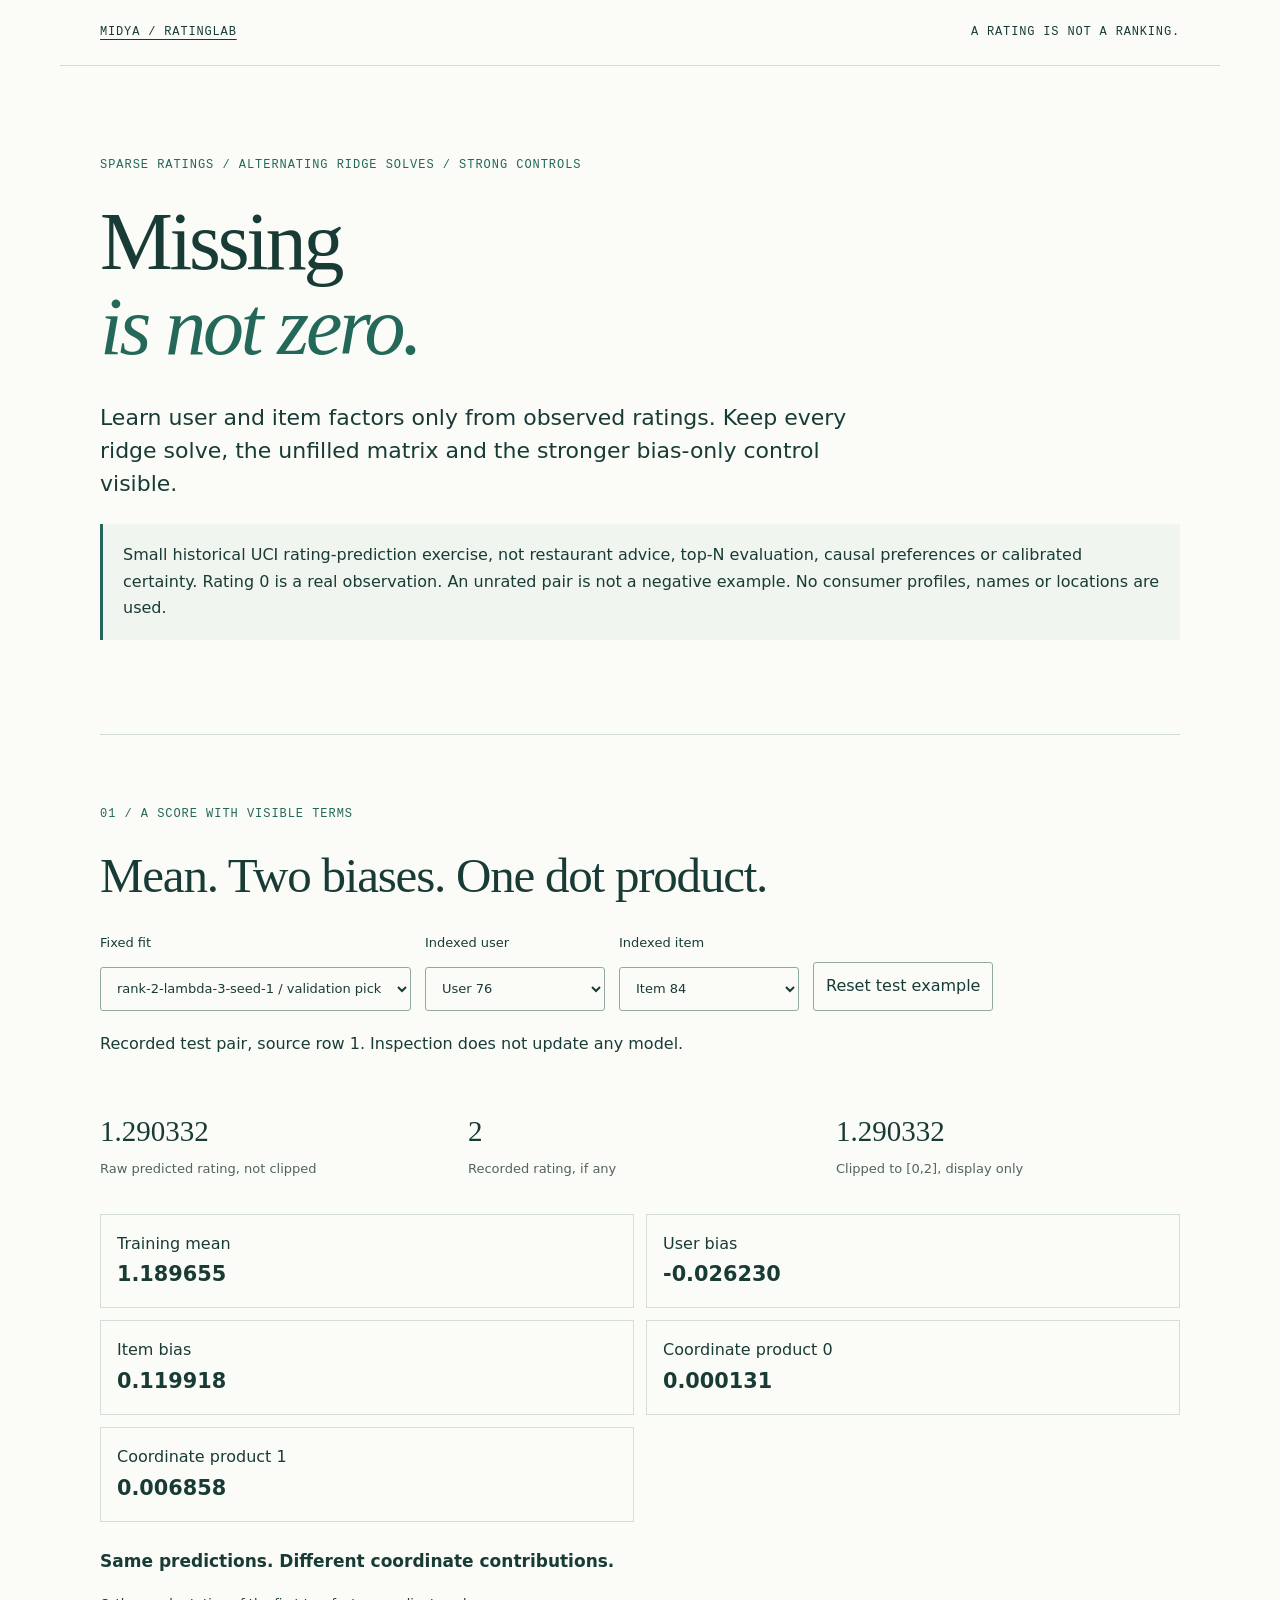
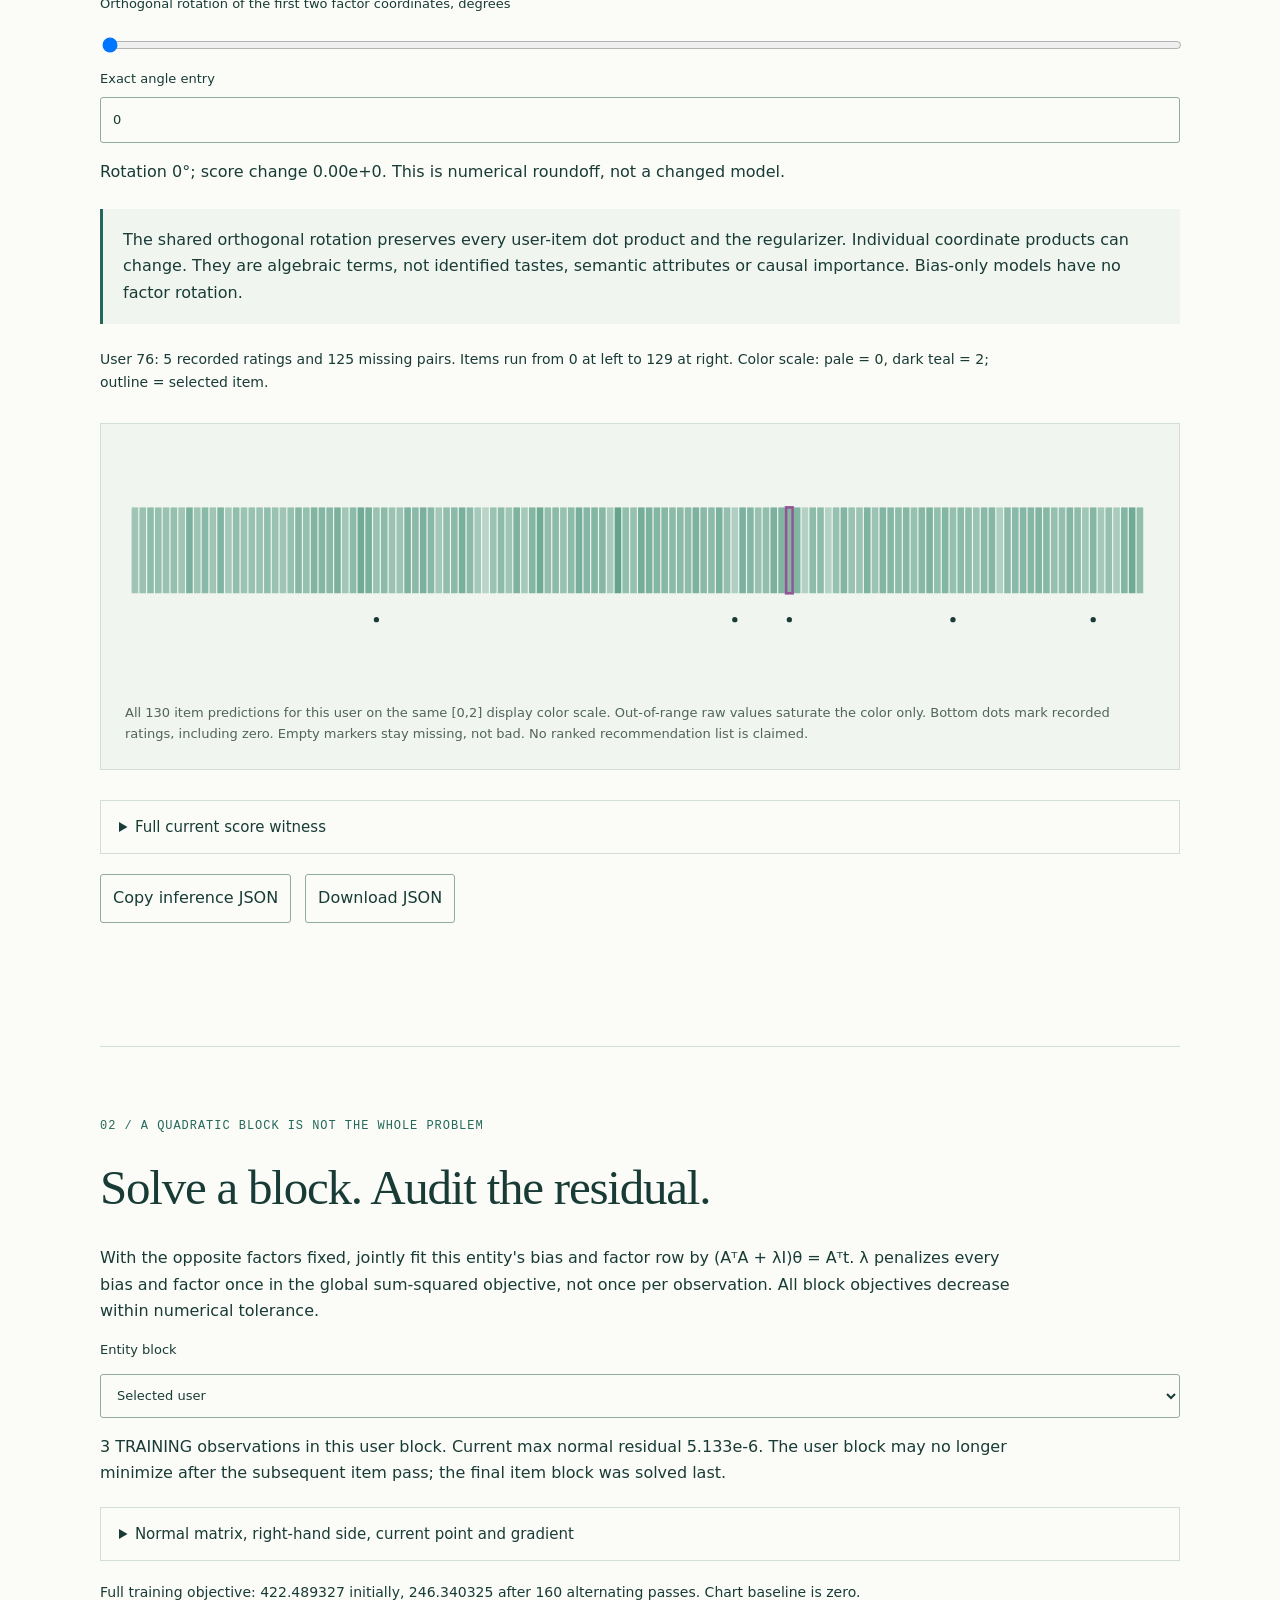
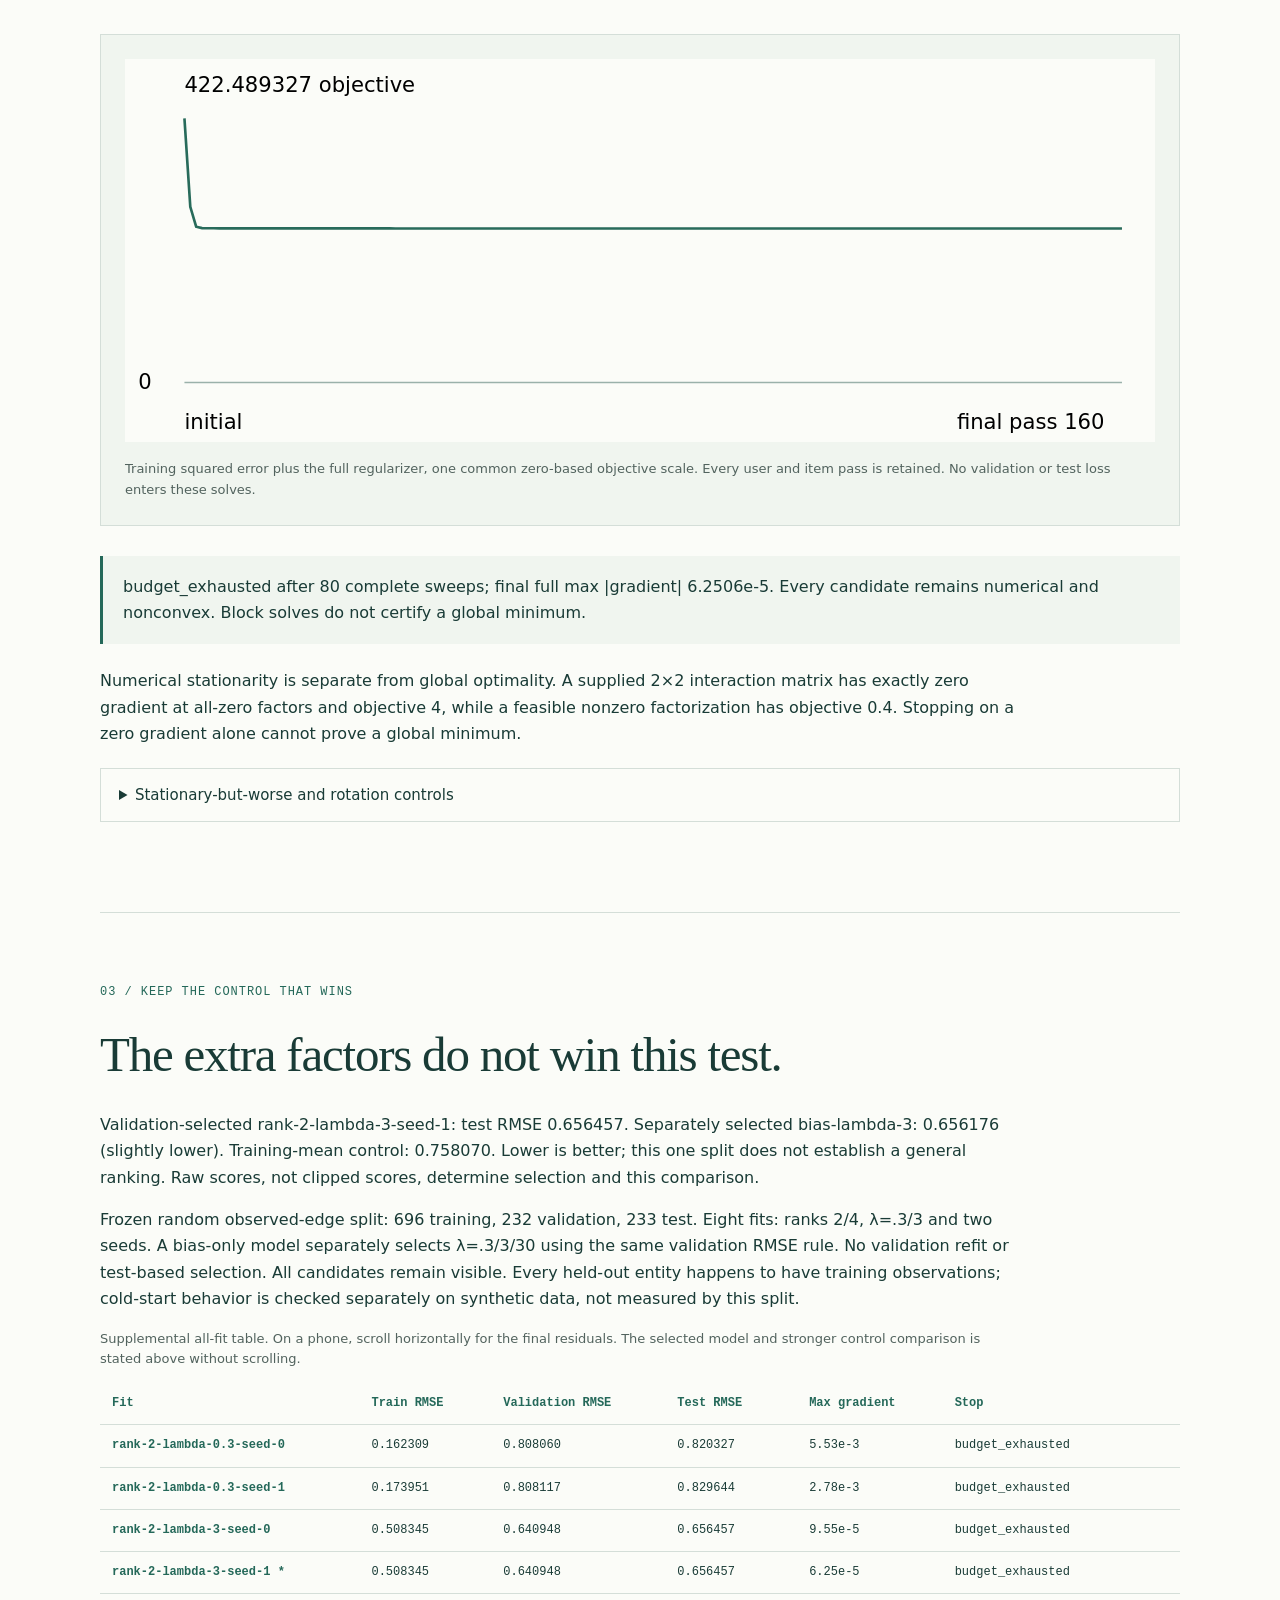
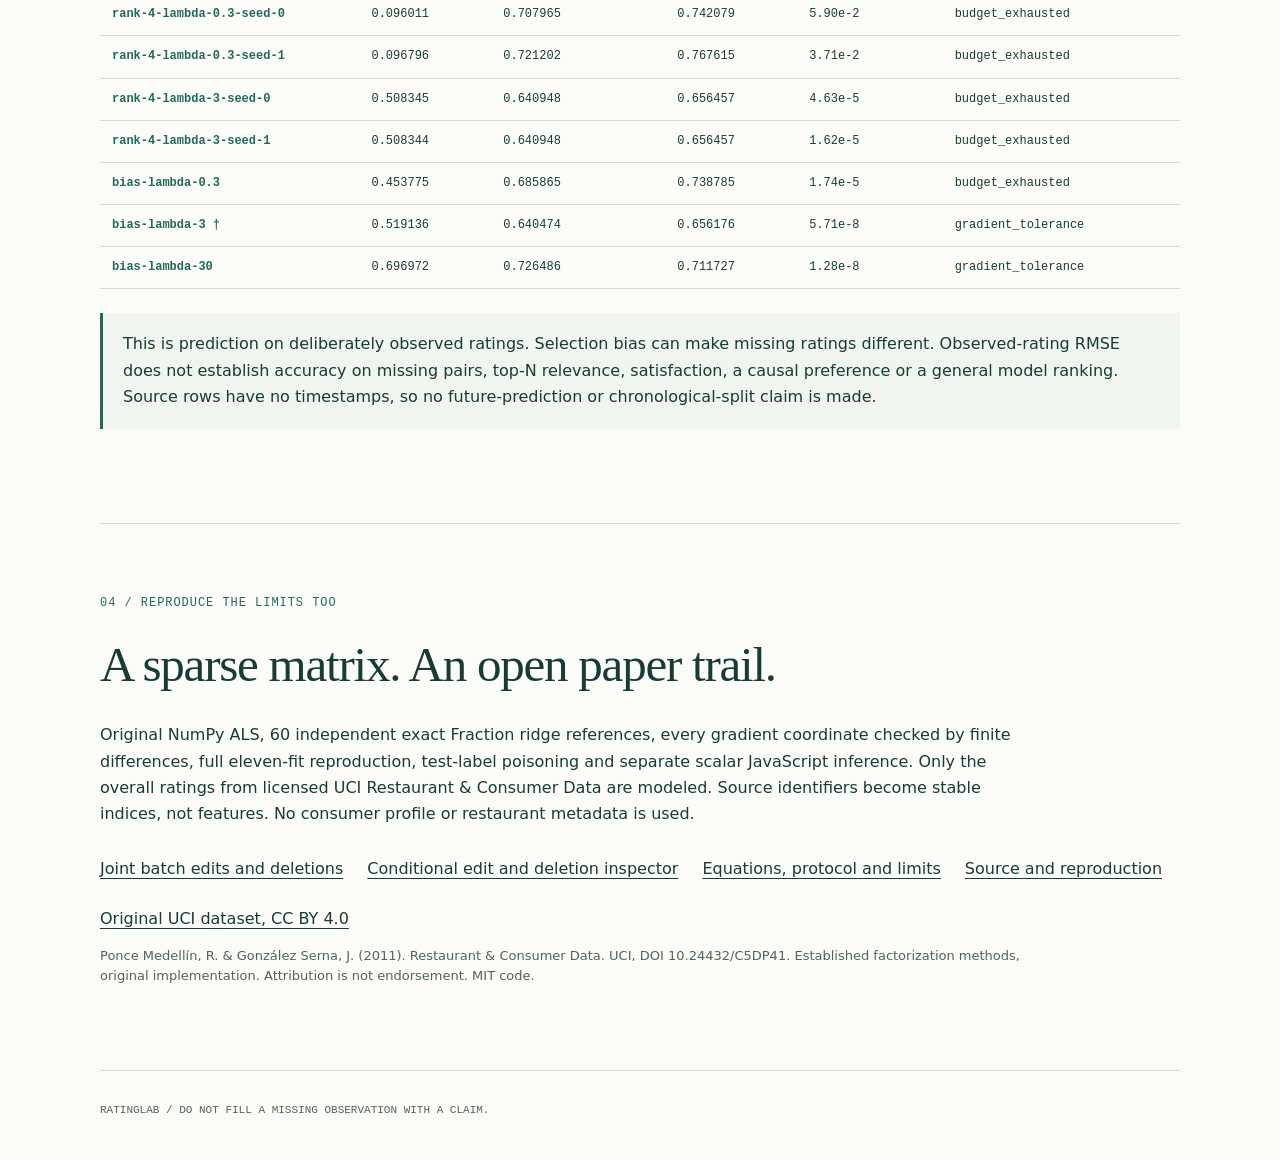
<file: docs/index.html>
<!doctype html><html lang="en"><head><meta charset="utf-8"><meta name="viewport" content="width=device-width,initial-scale=1"><meta name="description" content="Observed-only explicit-rating factorization with exact ridge subproblems, visible residuals and a bias-only model that wins."><title>RatingLab - Missing is not zero.</title><link rel="stylesheet" href="style.css"></head><body><header><a href="https://github.com/midya8/ratinglab">MIDYA / RATINGLAB</a><span>A RATING IS NOT A RANKING.</span></header><main><section class="hero"><p class="eyebrow">SPARSE RATINGS / ALTERNATING RIDGE SOLVES / STRONG CONTROLS</p><h1>Missing<br><em>is not zero.</em></h1><p class="lede">Learn user and item factors only from observed ratings. Keep every ridge solve, the unfilled matrix and the stronger bias-only control visible.</p><aside>Small historical UCI rating-prediction exercise, not restaurant advice, top-N evaluation, causal preferences or calibrated certainty. Rating 0 is a real observation. An unrated pair is not a negative example. No consumer profiles, names or locations are used.</aside></section>
<section><p class="eyebrow">01 / A SCORE WITH VISIBLE TERMS</p><h2>Mean. Two biases. One dot product.</h2><div class="controls"><label>Fixed fit<select id="model"></select></label><label>Indexed user<select id="user"></select></label><label>Indexed item<select id="item"></select></label><button id="reset">Reset test example</button></div><p id="pair-state"></p><div class="stats"><div><strong id="score"></strong><span>Raw predicted rating, not clipped</span></div><div><strong id="observed"></strong><span>Recorded rating, if any</span></div><div><strong id="range"></strong><span>Clipped to [0,2], display only</span></div></div><div id="terms" class="terms"></div><p id="error" role="alert"></p><h3>Same predictions. Different coordinate contributions.</h3><label>Orthogonal rotation of the first two factor coordinates, degrees<input id="rotation" type="range" min="0" max="90" step="1" value="0"></label><label>Exact angle entry<input id="angle" type="number" min="0" max="90" step="1" value="0"></label><p id="rotation-state"></p><aside>The shared orthogonal rotation preserves every user-item dot product and the regularizer. Individual coordinate products can change. They are algebraic terms, not identified tastes, semantic attributes or causal importance. Bias-only models have no factor rotation.</aside><p id="row-summary" class="chart-summary"></p><figure><svg id="row" viewBox="0 0 780 180" role="img" aria-label="Selected user's 130 item scores and observed rating markers"></svg><figcaption>All 130 item predictions for this user on the same [0,2] display color scale. Out-of-range raw values saturate the color only. Bottom dots mark recorded ratings, including zero. Empty markers stay missing, not bad. No ranked recommendation list is claimed.</figcaption></figure><details><summary>Full current score witness</summary><pre id="witness"></pre></details><div class="controls"><button id="copy">Copy inference JSON</button><button id="download">Download JSON</button></div><p id="copy-status" aria-live="polite"></p></section>
<section><p class="eyebrow">02 / A QUADRATIC BLOCK IS NOT THE WHOLE PROBLEM</p><h2>Solve a block. Audit the residual.</h2><p>With the opposite factors fixed, jointly fit this entity's bias and factor row by (AᵀA + λI)θ = Aᵀt. λ penalizes every bias and factor once in the global sum-squared objective, not once per observation. All block objectives decrease within numerical tolerance.</p><label>Entity block<select id="side"><option value="user">Selected user</option><option value="item">Selected item</option></select></label><p id="normal-state"></p><details><summary>Normal matrix, right-hand side, current point and gradient</summary><pre id="normal"></pre></details><p id="history-summary" class="chart-summary"></p><figure><svg id="history" viewBox="0 0 780 290" role="img" aria-label="Full training objective after every user and item pass"></svg><figcaption>Training squared error plus the full regularizer, one common zero-based objective scale. Every user and item pass is retained. No validation or test loss enters these solves.</figcaption></figure><aside id="status"></aside><p>Numerical stationarity is separate from global optimality. A supplied 2×2 interaction matrix has exactly zero gradient at all-zero factors and objective 4, while a feasible nonzero factorization has objective 0.4. Stopping on a zero gradient alone cannot prove a global minimum.</p><details><summary>Stationary-but-worse and rotation controls</summary><pre id="controls"></pre></details></section>
<section><p class="eyebrow">03 / KEEP THE CONTROL THAT WINS</p><h2>The extra factors do not win this test.</h2><p id="comparison"></p><p>Frozen random observed-edge split: 696 training, 232 validation, 233 test. Eight fits: ranks 2/4, λ=.3/3 and two seeds. A bias-only model separately selects λ=.3/3/30 using the same validation RMSE rule. No validation refit or test-based selection. All candidates remain visible. Every held-out entity happens to have training observations; cold-start behavior is checked separately on synthetic data, not measured by this split.</p><p class="caption">Supplemental all-fit table. On a phone, scroll horizontally for the final residuals. The selected model and stronger control comparison is stated above without scrolling.</p><div class="table-wrap" tabindex="0" role="region" aria-label="All eleven fits, horizontally scrollable"><table><thead><tr><th>Fit</th><th>Train RMSE</th><th>Validation RMSE</th><th>Test RMSE</th><th>Max gradient</th><th>Stop</th></tr></thead><tbody id="results"></tbody></table></div><aside>This is prediction on deliberately observed ratings. Selection bias can make missing ratings different. Observed-rating RMSE does not establish accuracy on missing pairs, top-N relevance, satisfaction, a causal preference or a general model ranking. Source rows have no timestamps, so no future-prediction or chronological-split claim is made.</aside></section>
<section><p class="eyebrow">04 / REPRODUCE THE LIMITS TOO</p><h2>A sparse matrix. An open paper trail.</h2><p>Original NumPy ALS, 60 independent exact Fraction ridge references, every gradient coordinate checked by finite differences, full eleven-fit reproduction, test-label poisoning and separate scalar JavaScript inference. Only the overall ratings from licensed UCI Restaurant & Consumer Data are modeled. Source identifiers become stable indices, not features. No consumer profile or restaurant metadata is used.</p><nav><a href="batch.html">Joint batch edits and deletions</a><a href="influence.html">Conditional edit and deletion inspector</a><a href="https://github.com/midya8/ratinglab/blob/main/METHOD.md">Equations, protocol and limits</a><a href="https://github.com/midya8/ratinglab">Source and reproduction</a><a href="https://archive.ics.uci.edu/dataset/232/restaurant+consumer+data">Original UCI dataset, CC BY 4.0</a></nav><p class="caption">Ponce Medellín, R. & González Serna, J. (2011). Restaurant & Consumer Data. UCI, DOI 10.24432/C5DP41. Established factorization methods, original implementation. Attribution is not endorsement. MIT code.</p></section></main><footer>RATINGLAB / DO NOT FILL A MISSING OBSERVATION WITH A CLAIM.</footer><script src="data.js"></script><script src="inference.js"></script><script src="app.js"></script></body></html>
</file>
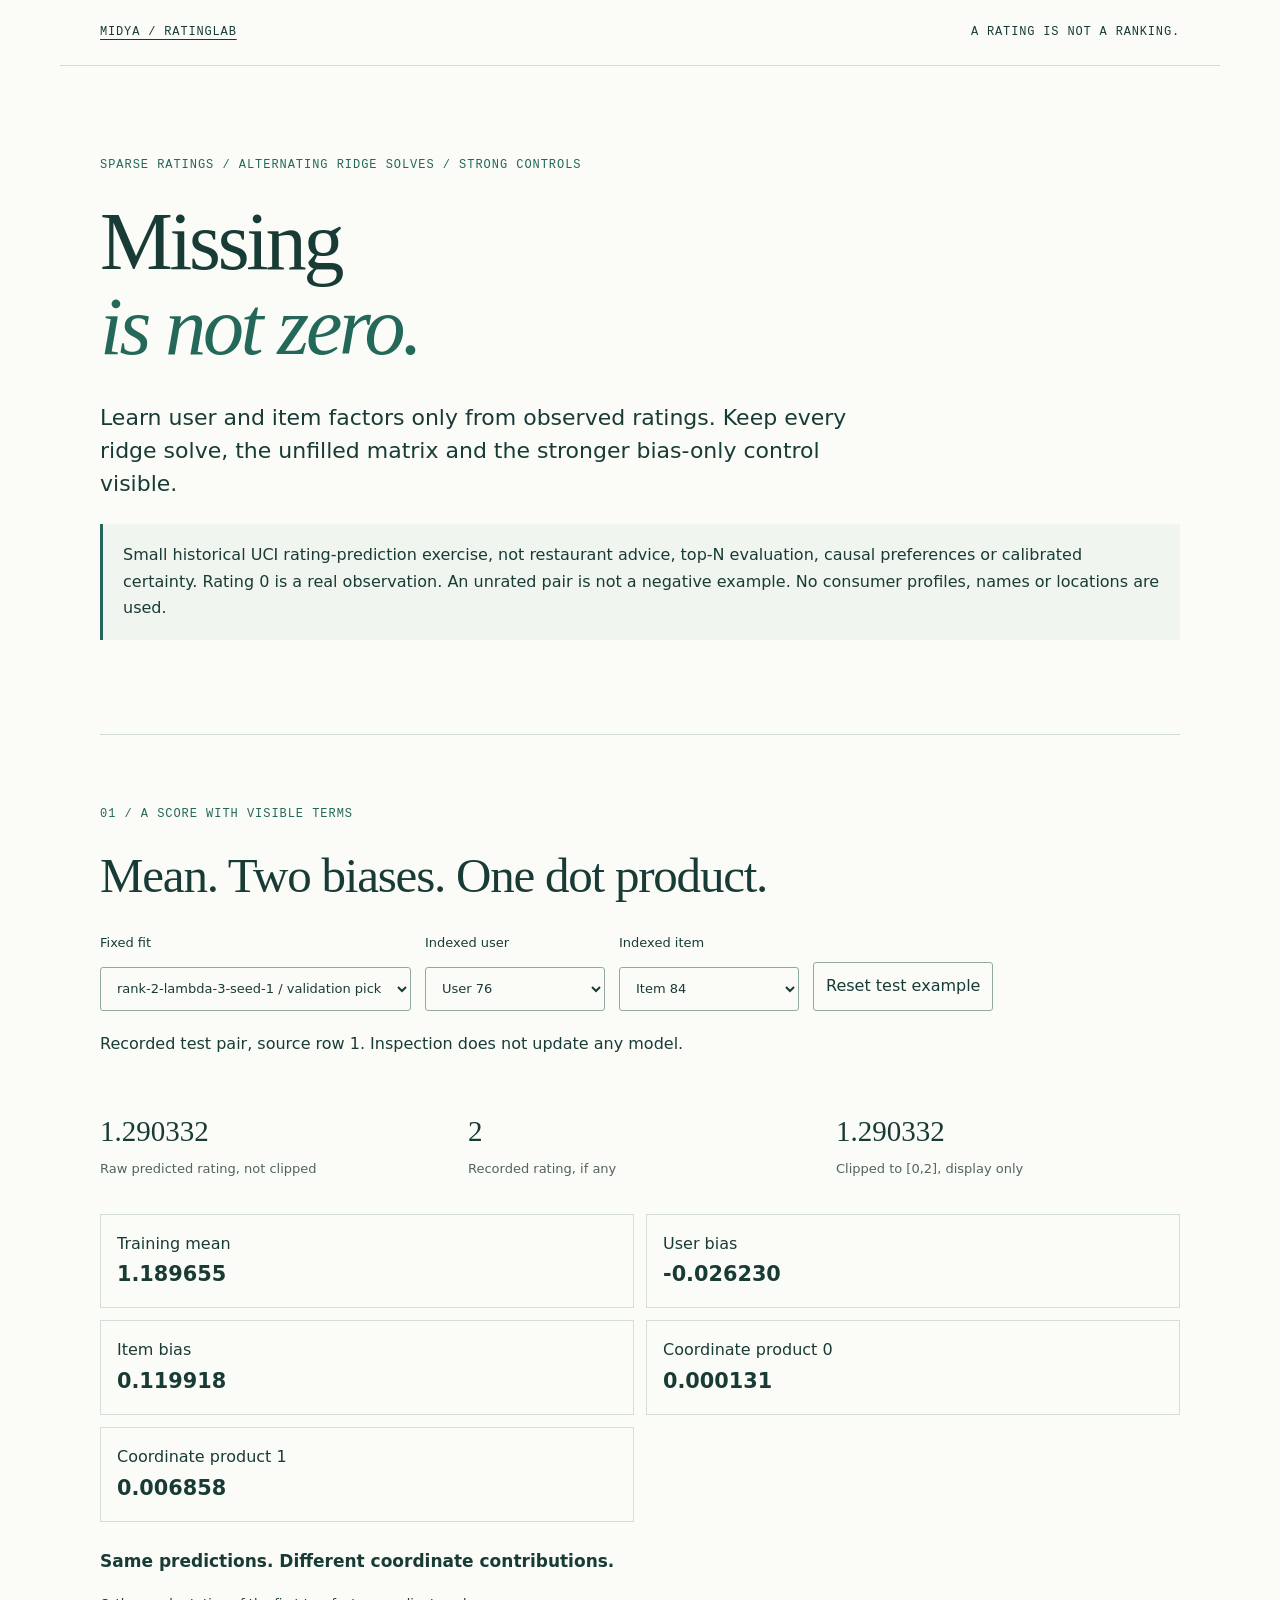
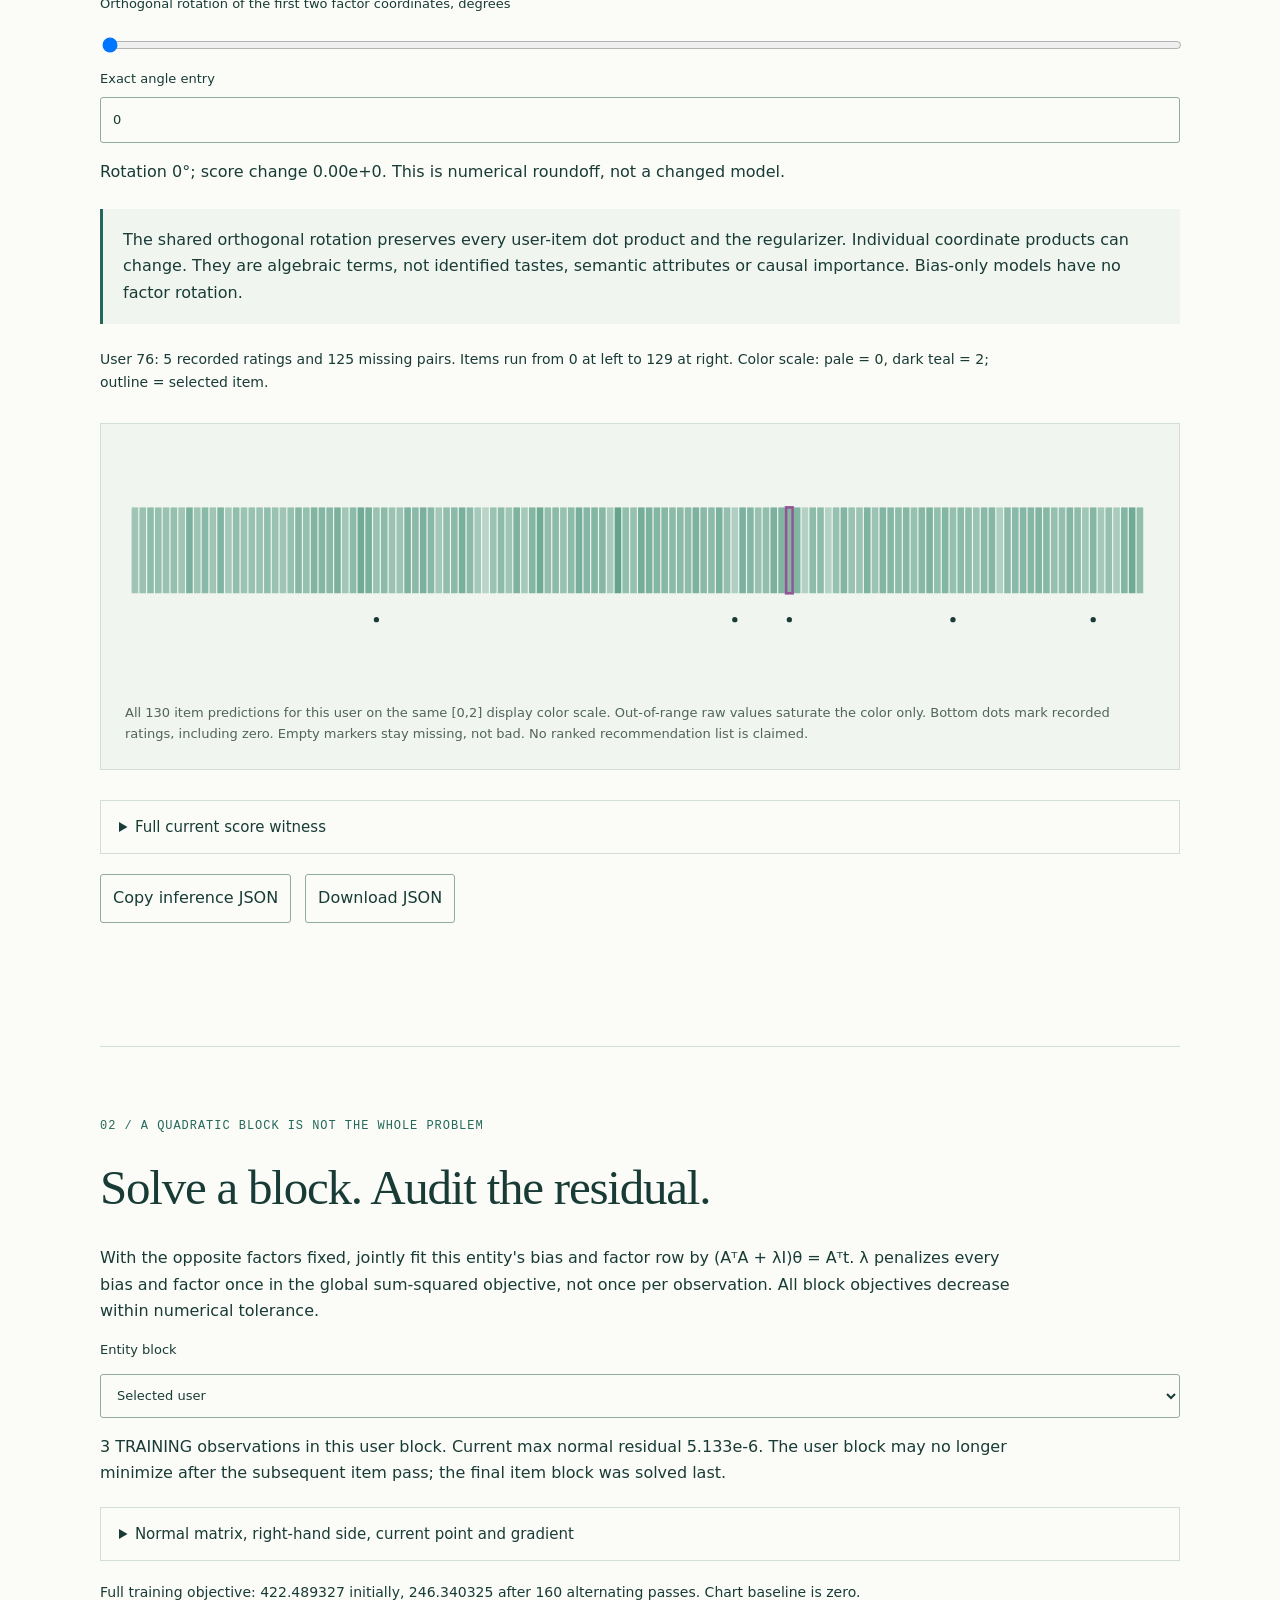
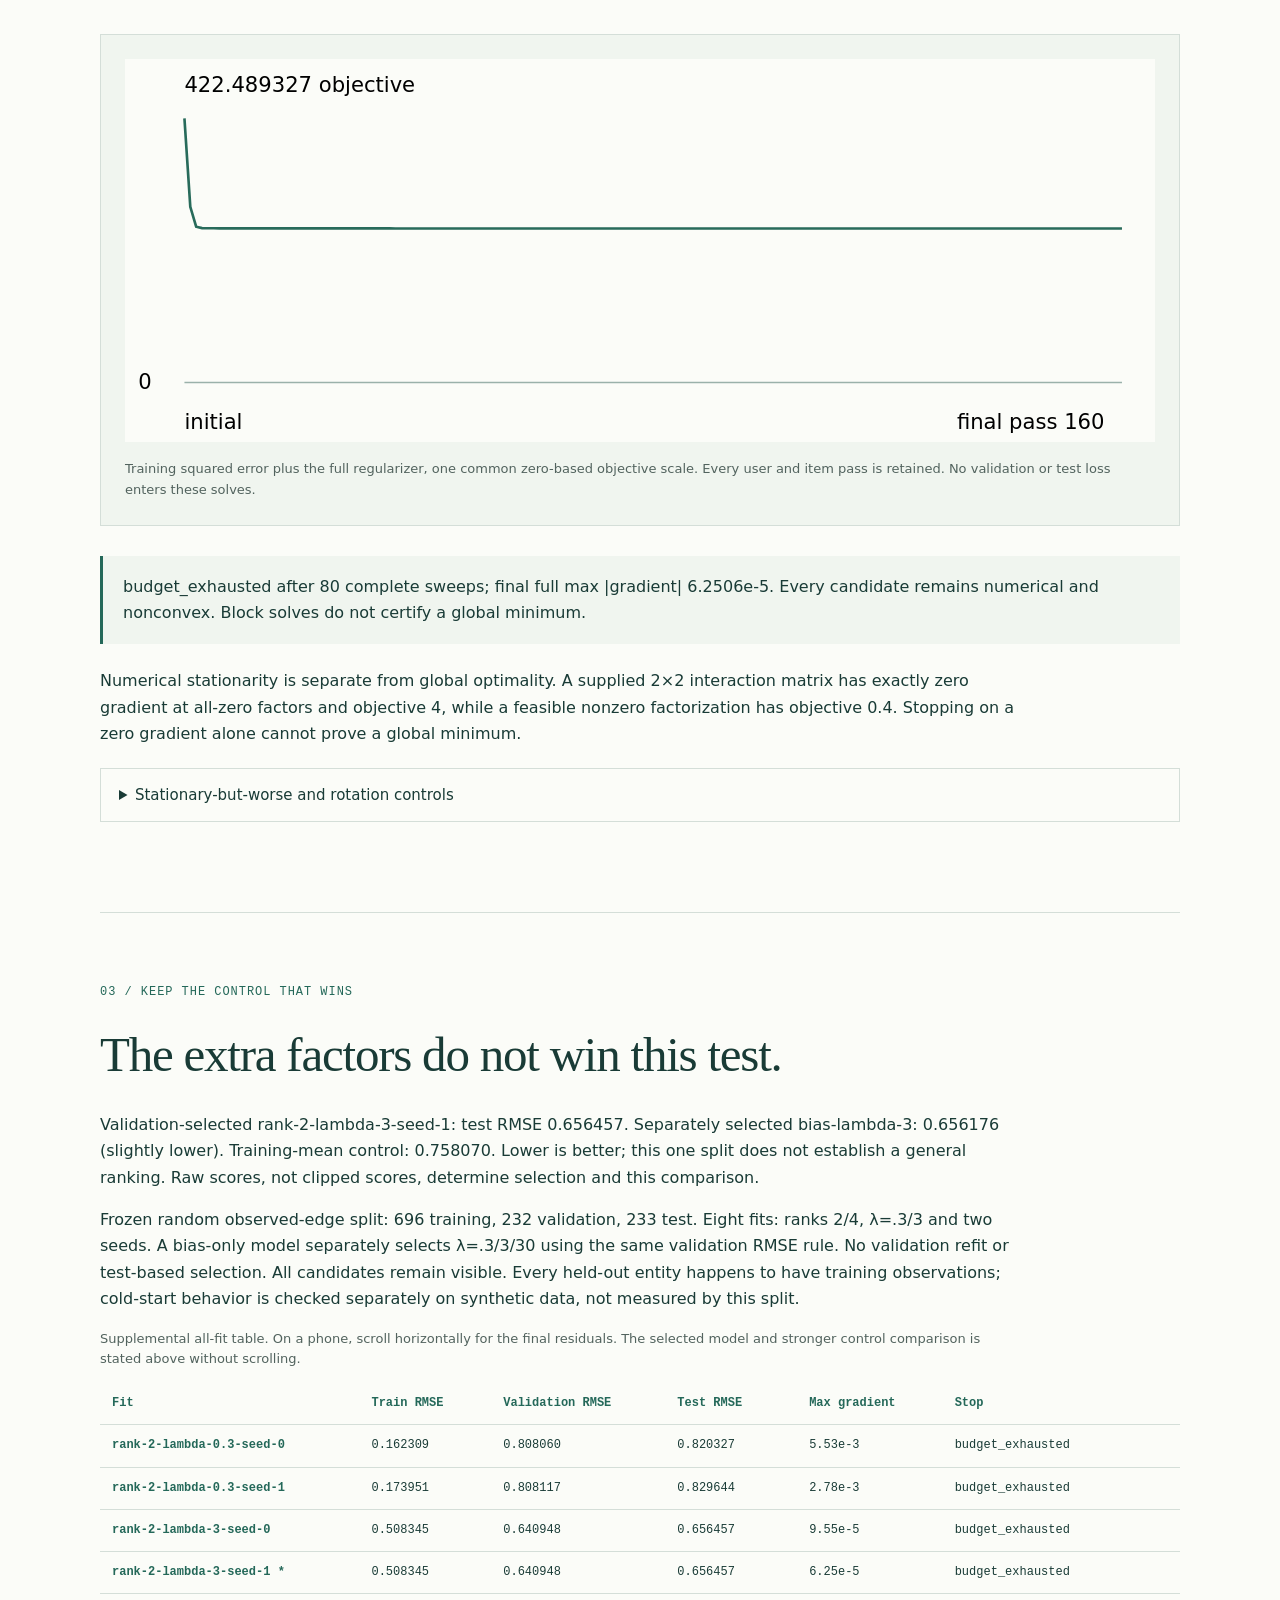
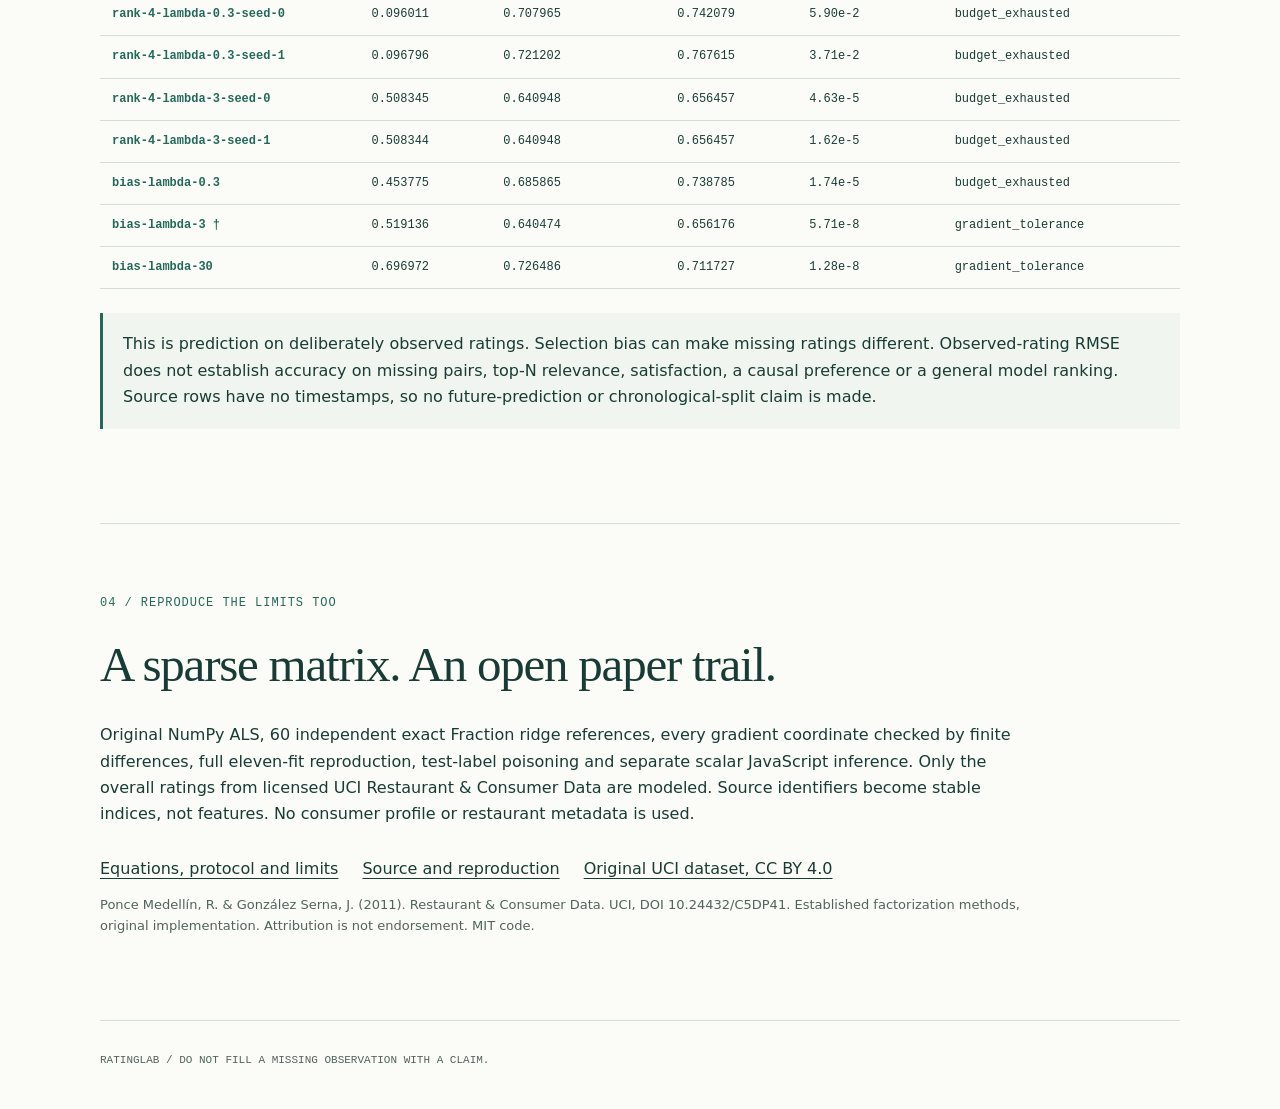
<file: docs/27-index.html>
<!doctype html><html lang="en"><head><meta charset="utf-8"><meta name="viewport" content="width=device-width,initial-scale=1"><meta name="description" content="Observed-only explicit-rating factorization with exact ridge subproblems, visible residuals and a bias-only model that wins."><title>RatingLab - Missing is not zero.</title><link rel="stylesheet" href="style.css"></head><body><header><a href="https://github.com/midya8/ratinglab">MIDYA / RATINGLAB</a><span>A RATING IS NOT A RANKING.</span></header><main><section class="hero"><p class="eyebrow">SPARSE RATINGS / ALTERNATING RIDGE SOLVES / STRONG CONTROLS</p><h1>Missing<br><em>is not zero.</em></h1><p class="lede">Learn user and item factors only from observed ratings. Keep every ridge solve, the unfilled matrix and the stronger bias-only control visible.</p><aside>Small historical UCI rating-prediction exercise, not restaurant advice, top-N evaluation, causal preferences or calibrated certainty. Rating 0 is a real observation. An unrated pair is not a negative example. No consumer profiles, names or locations are used.</aside></section>
<section><p class="eyebrow">01 / A SCORE WITH VISIBLE TERMS</p><h2>Mean. Two biases. One dot product.</h2><div class="controls"><label>Fixed fit<select id="model"></select></label><label>Indexed user<select id="user"></select></label><label>Indexed item<select id="item"></select></label><button id="reset">Reset test example</button></div><p id="pair-state"></p><div class="stats"><div><strong id="score"></strong><span>Raw predicted rating, not clipped</span></div><div><strong id="observed"></strong><span>Recorded rating, if any</span></div><div><strong id="range"></strong><span>Clipped to [0,2], display only</span></div></div><div id="terms" class="terms"></div><p id="error" role="alert"></p><h3>Same predictions. Different coordinate contributions.</h3><label>Orthogonal rotation of the first two factor coordinates, degrees<input id="rotation" type="range" min="0" max="90" step="1" value="0"></label><label>Exact angle entry<input id="angle" type="number" min="0" max="90" step="1" value="0"></label><p id="rotation-state"></p><aside>The shared orthogonal rotation preserves every user-item dot product and the regularizer. Individual coordinate products can change. They are algebraic terms, not identified tastes, semantic attributes or causal importance. Bias-only models have no factor rotation.</aside><p id="row-summary" class="chart-summary"></p><figure><svg id="row" viewBox="0 0 780 180" role="img" aria-label="Selected user's 130 item scores and observed rating markers"></svg><figcaption>All 130 item predictions for this user on the same [0,2] display color scale. Out-of-range raw values saturate the color only. Bottom dots mark recorded ratings, including zero. Empty markers stay missing, not bad. No ranked recommendation list is claimed.</figcaption></figure><details><summary>Full current score witness</summary><pre id="witness"></pre></details><div class="controls"><button id="copy">Copy inference JSON</button><button id="download">Download JSON</button></div><p id="copy-status" aria-live="polite"></p></section>
<section><p class="eyebrow">02 / A QUADRATIC BLOCK IS NOT THE WHOLE PROBLEM</p><h2>Solve a block. Audit the residual.</h2><p>With the opposite factors fixed, jointly fit this entity's bias and factor row by (AᵀA + λI)θ = Aᵀt. λ penalizes every bias and factor once in the global sum-squared objective, not once per observation. All block objectives decrease within numerical tolerance.</p><label>Entity block<select id="side"><option value="user">Selected user</option><option value="item">Selected item</option></select></label><p id="normal-state"></p><details><summary>Normal matrix, right-hand side, current point and gradient</summary><pre id="normal"></pre></details><p id="history-summary" class="chart-summary"></p><figure><svg id="history" viewBox="0 0 780 290" role="img" aria-label="Full training objective after every user and item pass"></svg><figcaption>Training squared error plus the full regularizer, one common zero-based objective scale. Every user and item pass is retained. No validation or test loss enters these solves.</figcaption></figure><aside id="status"></aside><p>Numerical stationarity is separate from global optimality. A supplied 2×2 interaction matrix has exactly zero gradient at all-zero factors and objective 4, while a feasible nonzero factorization has objective 0.4. Stopping on a zero gradient alone cannot prove a global minimum.</p><details><summary>Stationary-but-worse and rotation controls</summary><pre id="controls"></pre></details></section>
<section><p class="eyebrow">03 / KEEP THE CONTROL THAT WINS</p><h2>The extra factors do not win this test.</h2><p id="comparison"></p><p>Frozen random observed-edge split: 696 training, 232 validation, 233 test. Eight fits: ranks 2/4, λ=.3/3 and two seeds. A bias-only model separately selects λ=.3/3/30 using the same validation RMSE rule. No validation refit or test-based selection. All candidates remain visible. Every held-out entity happens to have training observations; cold-start behavior is checked separately on synthetic data, not measured by this split.</p><p class="caption">Supplemental all-fit table. On a phone, scroll horizontally for the final residuals. The selected model and stronger control comparison is stated above without scrolling.</p><div class="table-wrap" tabindex="0" role="region" aria-label="All eleven fits, horizontally scrollable"><table><thead><tr><th>Fit</th><th>Train RMSE</th><th>Validation RMSE</th><th>Test RMSE</th><th>Max gradient</th><th>Stop</th></tr></thead><tbody id="results"></tbody></table></div><aside>This is prediction on deliberately observed ratings. Selection bias can make missing ratings different. Observed-rating RMSE does not establish accuracy on missing pairs, top-N relevance, satisfaction, a causal preference or a general model ranking. Source rows have no timestamps, so no future-prediction or chronological-split claim is made.</aside></section>
<section><p class="eyebrow">04 / REPRODUCE THE LIMITS TOO</p><h2>A sparse matrix. An open paper trail.</h2><p>Original NumPy ALS, 60 independent exact Fraction ridge references, every gradient coordinate checked by finite differences, full eleven-fit reproduction, test-label poisoning and separate scalar JavaScript inference. Only the overall ratings from licensed UCI Restaurant & Consumer Data are modeled. Source identifiers become stable indices, not features. No consumer profile or restaurant metadata is used.</p><nav><a href="https://github.com/midya8/ratinglab/blob/main/METHOD.md">Equations, protocol and limits</a><a href="https://github.com/midya8/ratinglab">Source and reproduction</a><a href="https://archive.ics.uci.edu/dataset/232/restaurant+consumer+data">Original UCI dataset, CC BY 4.0</a></nav><p class="caption">Ponce Medellín, R. & González Serna, J. (2011). Restaurant & Consumer Data. UCI, DOI 10.24432/C5DP41. Established factorization methods, original implementation. Attribution is not endorsement. MIT code.</p></section></main><footer>RATINGLAB / DO NOT FILL A MISSING OBSERVATION WITH A CLAIM.</footer><script src="data.js"></script><script src="inference.js"></script><script src="app.js"></script></body></html>
</file>
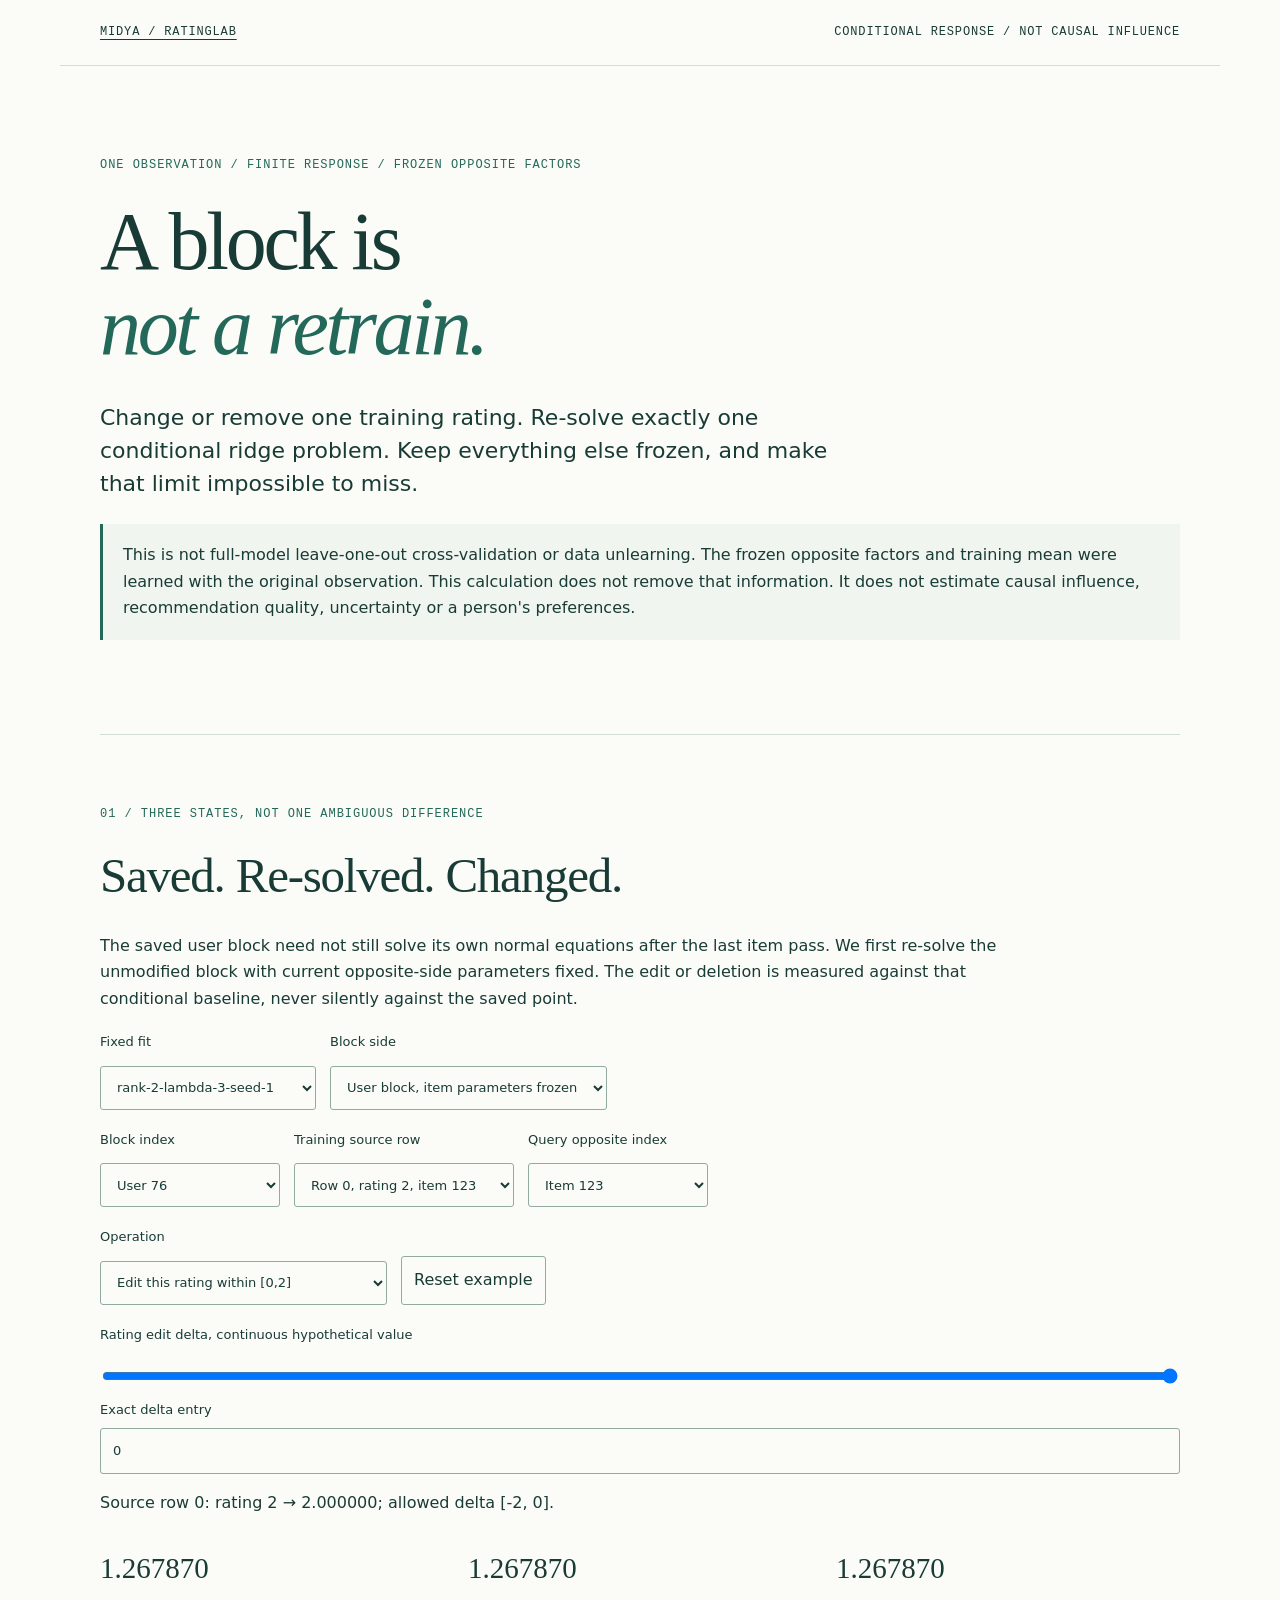
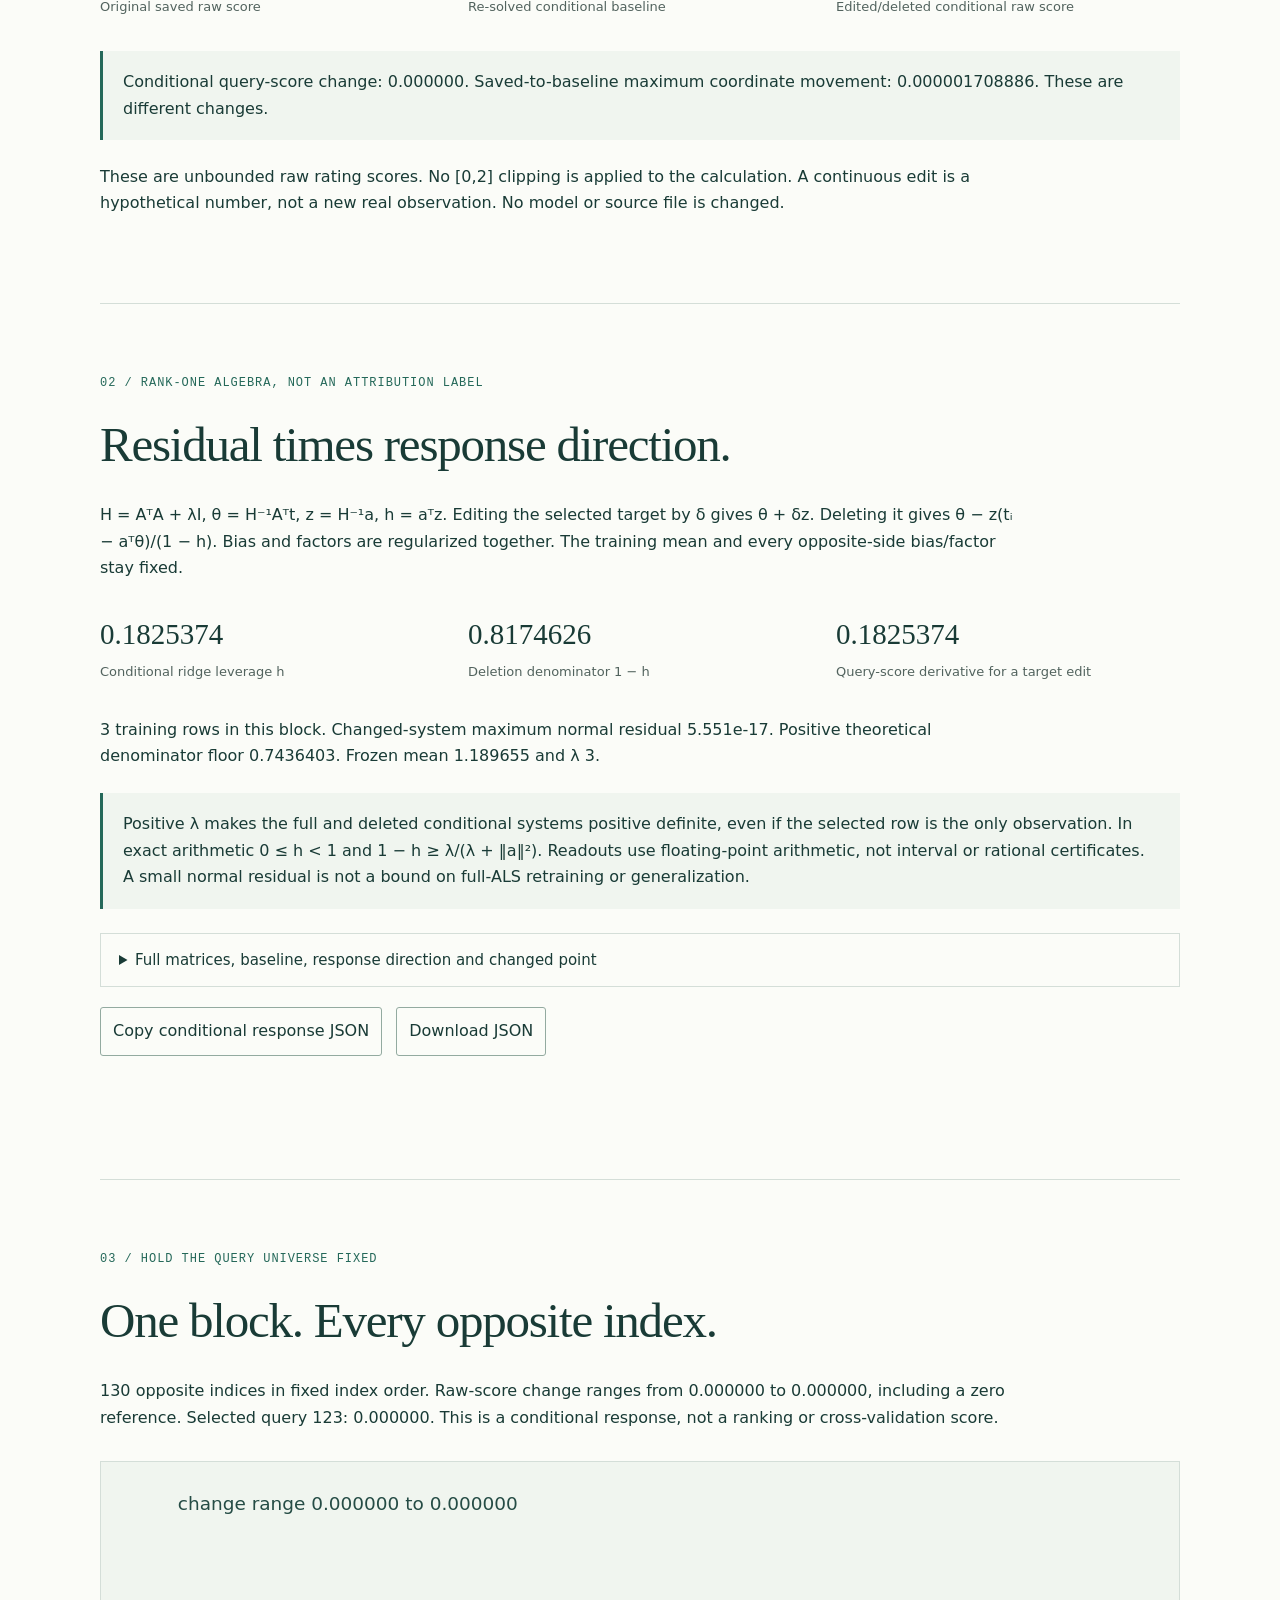
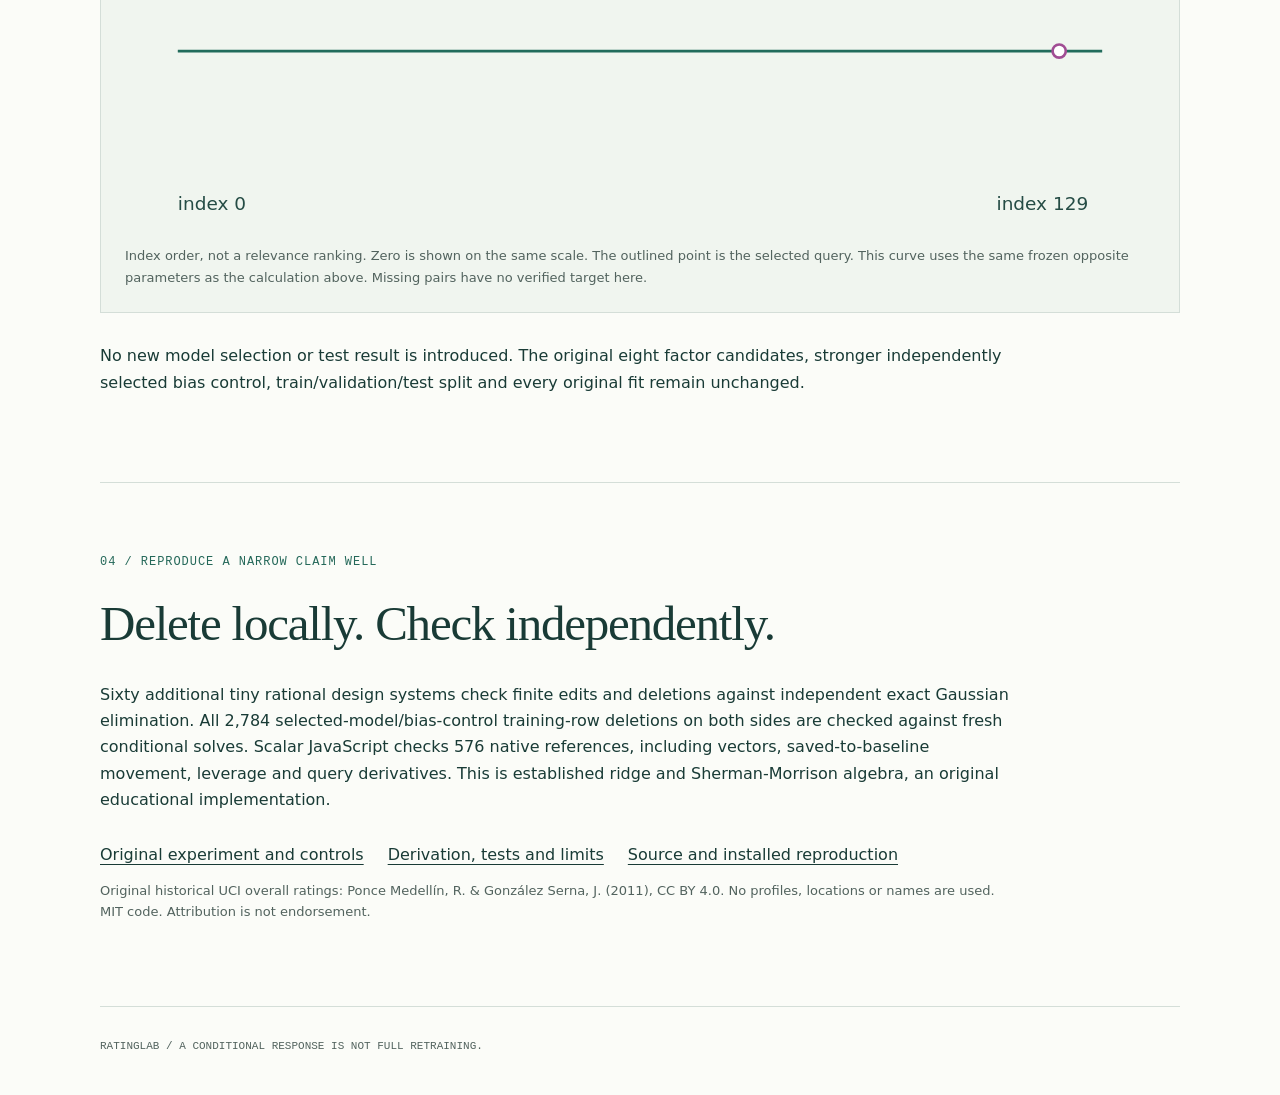
<file: docs/4-influence.html>
<!doctype html><html lang="en"><head><meta charset="utf-8"><meta name="viewport" content="width=device-width,initial-scale=1"><meta name="description" content="Finite edits and deletions of one conditional ridge block, with explicit frozen-factor limits."><title>RatingLab - A block is not a retrain.</title><link rel="stylesheet" href="style.css"></head><body><header><a href="index.html">MIDYA / RATINGLAB</a><span>CONDITIONAL RESPONSE / NOT CAUSAL INFLUENCE</span></header><main><section class="hero"><p class="eyebrow">ONE OBSERVATION / FINITE RESPONSE / FROZEN OPPOSITE FACTORS</p><h1>A block is<br><em>not a retrain.</em></h1><p class="lede">Change or remove one training rating. Re-solve exactly one conditional ridge problem. Keep everything else frozen, and make that limit impossible to miss.</p><aside>This is not full-model leave-one-out cross-validation or data unlearning. The frozen opposite factors and training mean were learned with the original observation. This calculation does not remove that information. It does not estimate causal influence, recommendation quality, uncertainty or a person's preferences.</aside></section>
<section><p class="eyebrow">01 / THREE STATES, NOT ONE AMBIGUOUS DIFFERENCE</p><h2>Saved. Re-solved. Changed.</h2><p>The saved user block need not still solve its own normal equations after the last item pass. We first re-solve the unmodified block with current opposite-side parameters fixed. The edit or deletion is measured against that conditional baseline, never silently against the saved point.</p><div class="controls"><label>Fixed fit<select id="model"></select></label><label>Block side<select id="side"><option value="user">User block, item parameters frozen</option><option value="item">Item block, user parameters frozen</option></select></label></div><div class="controls"><label>Block index<select id="index"></select></label><label>Training source row<select id="source"></select></label><label>Query opposite index<select id="query"></select></label></div><div class="controls"><label>Operation<select id="action"><option value="edit">Edit this rating within [0,2]</option><option value="delete">Remove this row from this block only</option></select></label><button id="reset">Reset example</button></div><label>Rating edit delta, continuous hypothetical value<input id="delta-range" type="range" min="-2" max="0" value="0" step=".01"></label><label>Exact delta entry<input id="delta" type="number" value="0" step=".01"></label><p id="edit-state"></p><p id="error" role="alert"></p><div class="stats"><div><strong id="saved"></strong><span>Original saved raw score</span></div><div><strong id="baseline"></strong><span>Re-solved conditional baseline</span></div><div><strong id="changed"></strong><span>Edited/deleted conditional raw score</span></div></div><aside id="change-state"></aside><p>These are unbounded raw rating scores. No [0,2] clipping is applied to the calculation. A continuous edit is a hypothetical number, not a new real observation. No model or source file is changed.</p></section>
<section><p class="eyebrow">02 / RANK-ONE ALGEBRA, NOT AN ATTRIBUTION LABEL</p><h2>Residual times response direction.</h2><p>H = AᵀA + λI, θ = H⁻¹Aᵀt, z = H⁻¹a, h = aᵀz. Editing the selected target by δ gives θ + δz. Deleting it gives θ − z(tᵢ − aᵀθ)/(1 − h). Bias and factors are regularized together. The training mean and every opposite-side bias/factor stay fixed.</p><div class="stats"><div><strong id="leverage"></strong><span>Conditional ridge leverage h</span></div><div><strong id="denominator"></strong><span>Deletion denominator 1 − h</span></div><div><strong id="derivative"></strong><span>Query-score derivative for a target edit</span></div></div><p id="normal-state"></p><aside>Positive λ makes the full and deleted conditional systems positive definite, even if the selected row is the only observation. In exact arithmetic 0 ≤ h &lt; 1 and 1 − h ≥ λ/(λ + ‖a‖²). Readouts use floating-point arithmetic, not interval or rational certificates. A small normal residual is not a bound on full-ALS retraining or generalization.</aside><details><summary>Full matrices, baseline, response direction and changed point</summary><pre id="witness"></pre></details><div class="controls"><button id="copy">Copy conditional response JSON</button><button id="download">Download JSON</button></div><p id="copy-status" aria-live="polite"></p></section>
<section><p class="eyebrow">03 / HOLD THE QUERY UNIVERSE FIXED</p><h2>One block. Every opposite index.</h2><p id="chart-summary"></p><figure><svg id="response-chart" viewBox="0 0 780 260" role="img" aria-label="Conditional raw-score change across all opposite indices"></svg><figcaption>Index order, not a relevance ranking. Zero is shown on the same scale. The outlined point is the selected query. This curve uses the same frozen opposite parameters as the calculation above. Missing pairs have no verified target here.</figcaption></figure><p>No new model selection or test result is introduced. The original eight factor candidates, stronger independently selected bias control, train/validation/test split and every original fit remain unchanged.</p></section>
<section><p class="eyebrow">04 / REPRODUCE A NARROW CLAIM WELL</p><h2>Delete locally. Check independently.</h2><p>Sixty additional tiny rational design systems check finite edits and deletions against independent exact Gaussian elimination. All 2,784 selected-model/bias-control training-row deletions on both sides are checked against fresh conditional solves. Scalar JavaScript checks 576 native references, including vectors, saved-to-baseline movement, leverage and query derivatives. This is established ridge and Sherman-Morrison algebra, an original educational implementation.</p><nav><a href="index.html">Original experiment and controls</a><a href="https://github.com/midya8/ratinglab/blob/main/INFLUENCE.md">Derivation, tests and limits</a><a href="https://github.com/midya8/ratinglab">Source and installed reproduction</a></nav><p class="caption">Original historical UCI overall ratings: Ponce Medellín, R. & González Serna, J. (2011), CC BY 4.0. No profiles, locations or names are used. MIT code. Attribution is not endorsement.</p></section></main><footer>RATINGLAB / A CONDITIONAL RESPONSE IS NOT FULL RETRAINING.</footer><script src="data.js"></script><script src="influence.js"></script><script src="influence-app.js"></script></body></html>
</file>
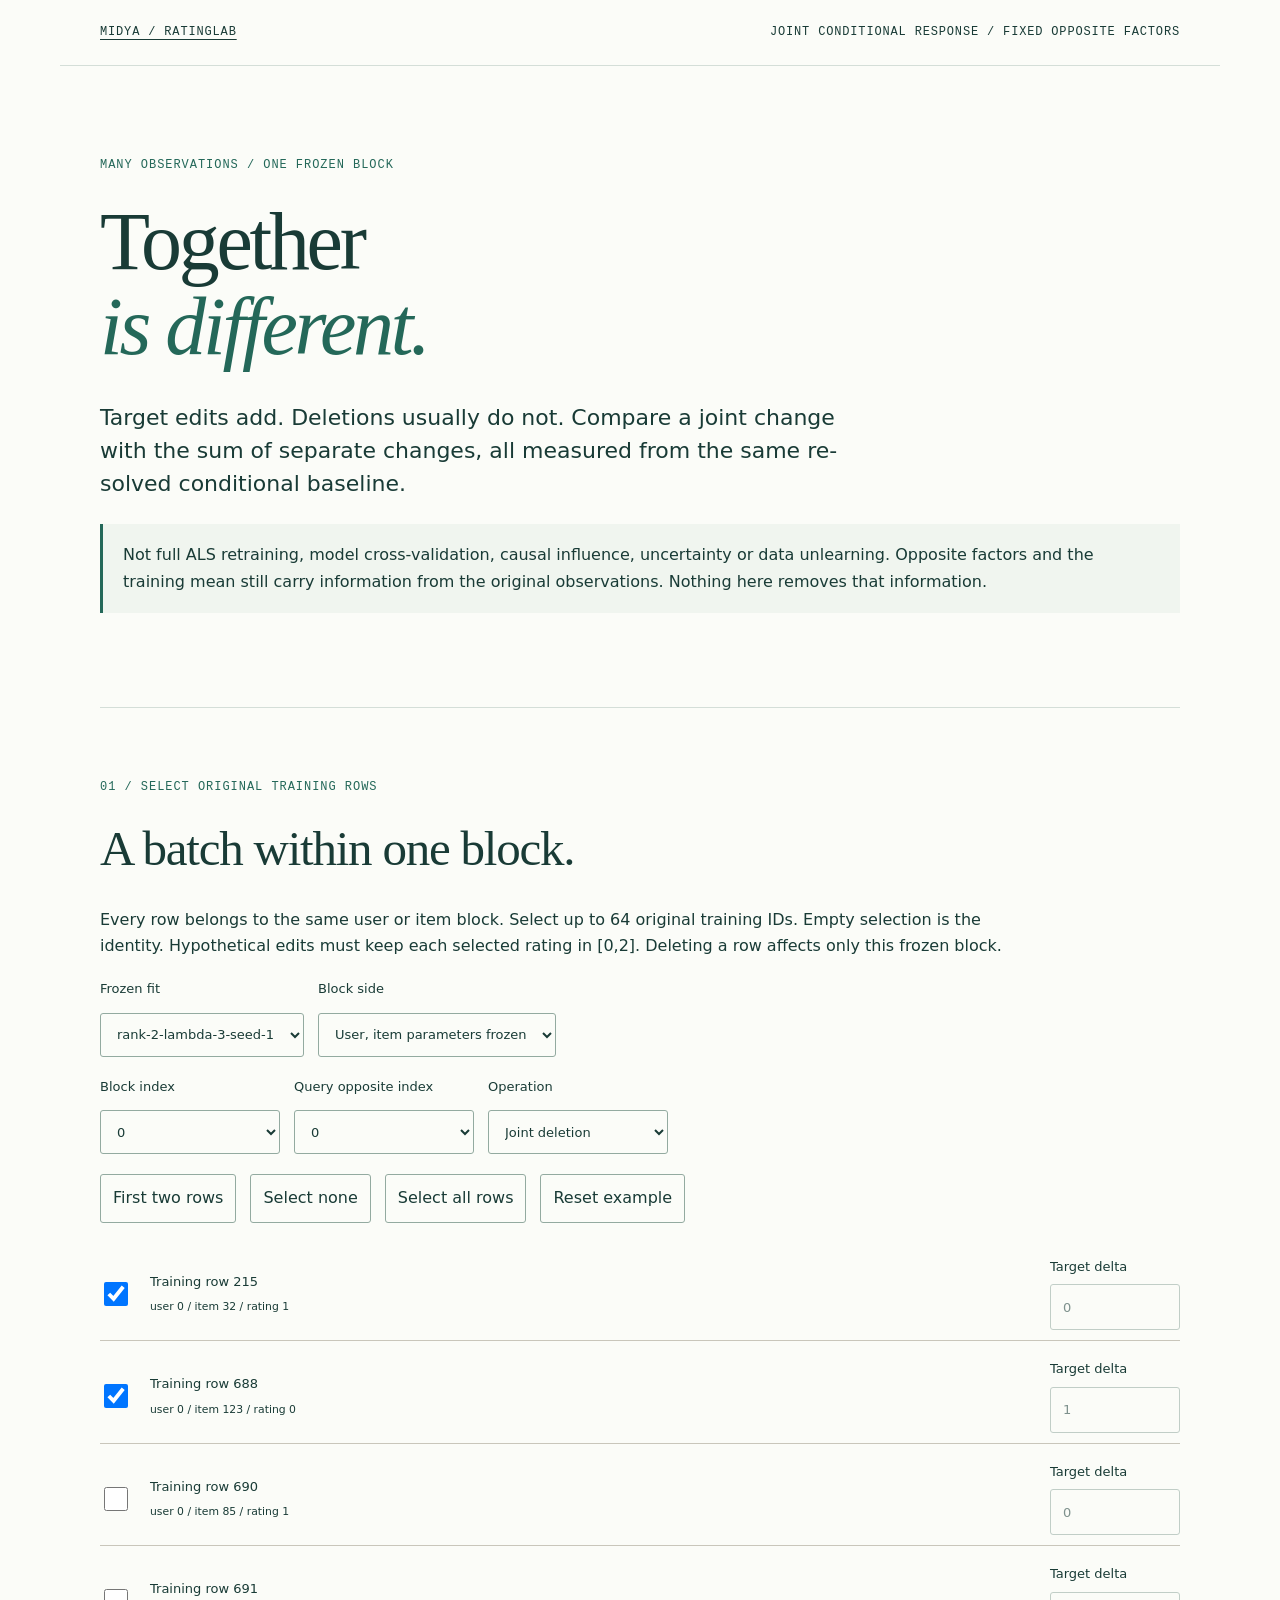
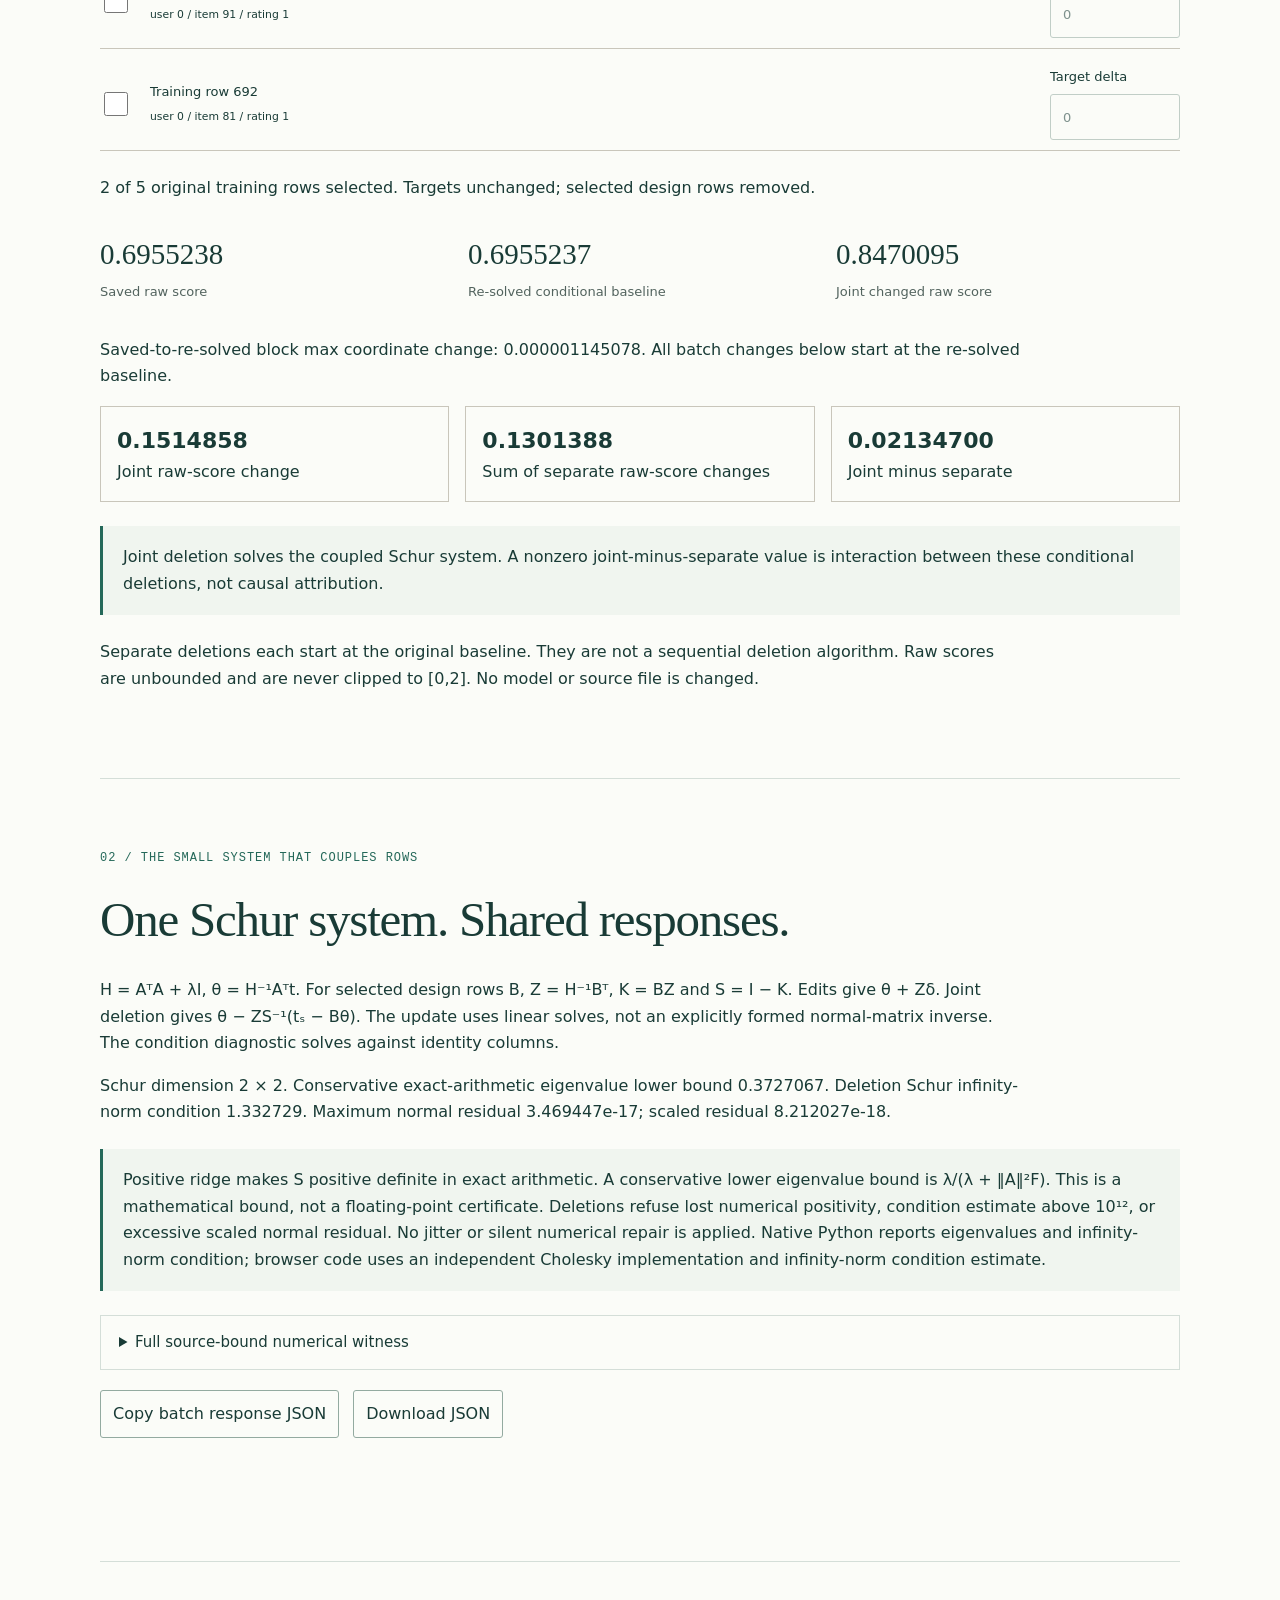
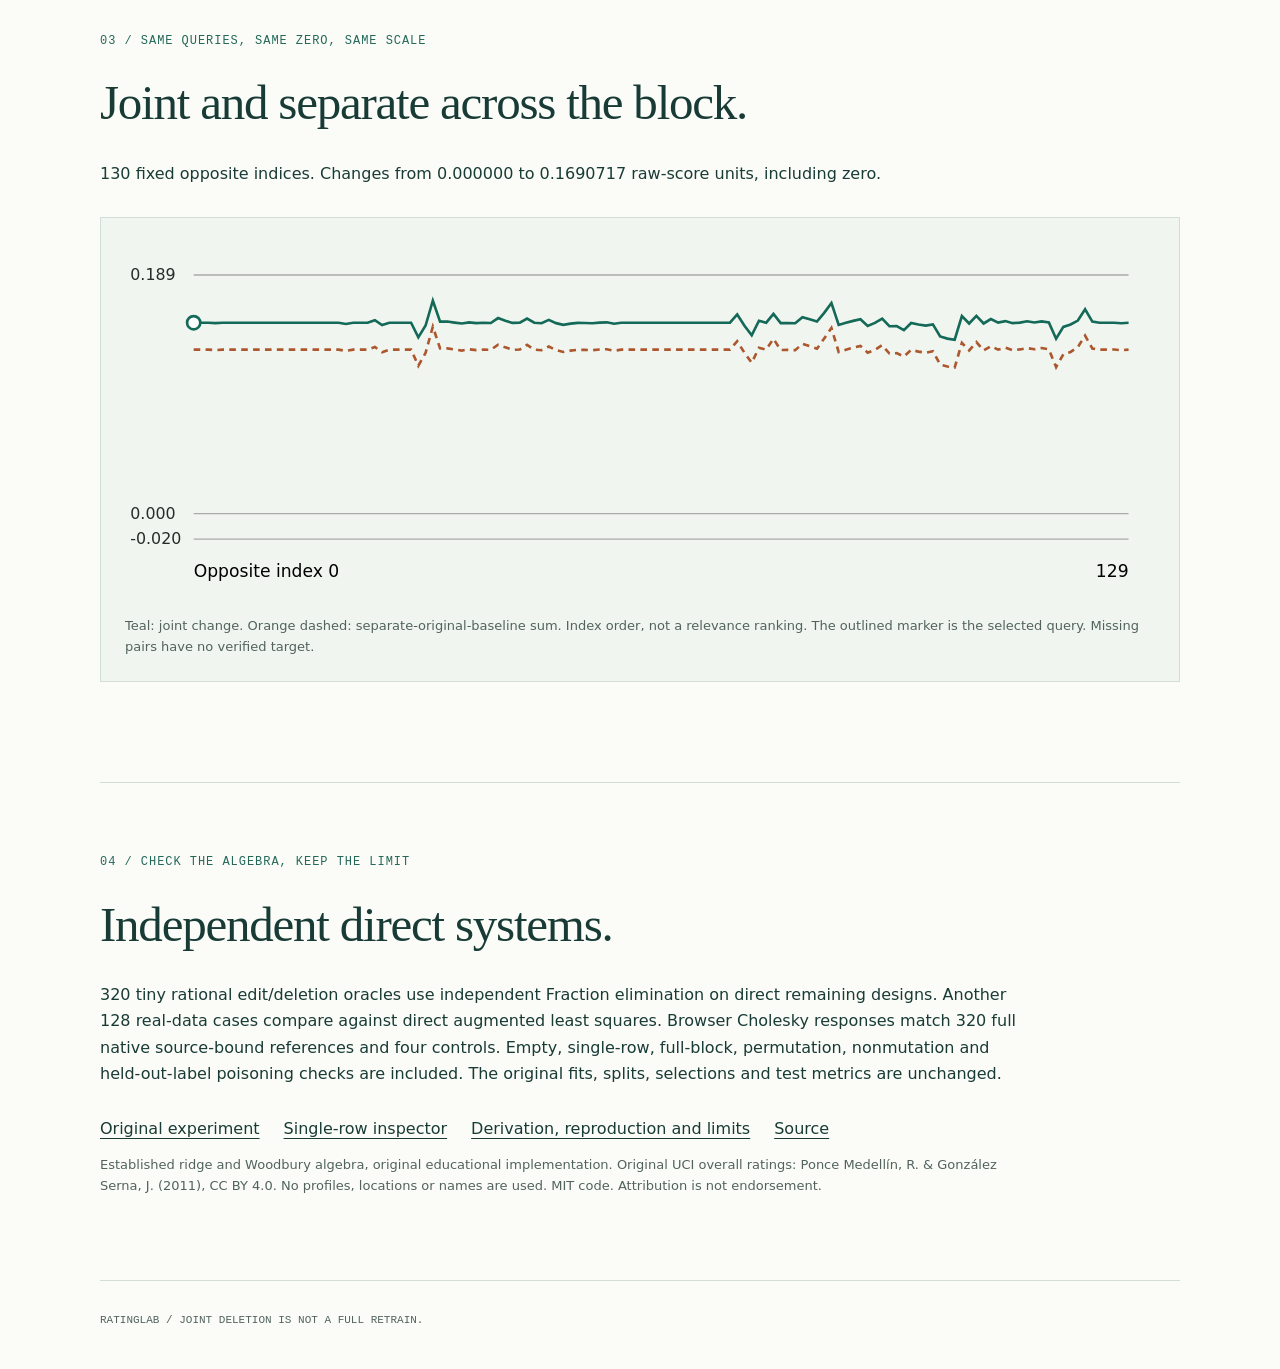
<file: docs/batch.html>
<!doctype html><html lang="en"><head><meta charset="utf-8"><meta name="viewport" content="width=device-width,initial-scale=1"><meta name="description" content="Joint finite edits and deletions in one frozen conditional ridge block, with independent checks and visible limits."><title>RatingLab - Together is different.</title><link rel="stylesheet" href="style.css"><style>.source-list{display:grid;gap:8px;margin:24px 0}.source-row{display:grid;grid-template-columns:36px 1fr 130px;align-items:center;gap:14px;border-bottom:1px solid #c9c6bb;padding:10px 0}.source-row input[type=checkbox]{width:24px;height:24px}.source-row input[type=number]{width:100%;min-width:0}.source-row label{margin:0}.source-row small{display:block}.batch-matrix{display:grid;grid-template-columns:repeat(auto-fit,minmax(170px,1fr));gap:16px}.batch-matrix div{padding:16px;border:1px solid #c9c6bb;min-width:0}.batch-matrix strong{display:block;font-size:22px}button{white-space:normal;min-height:44px}#error{color:#a62032}.source-row input:disabled{opacity:.55}#batch-chart{width:100%;height:auto}@media(max-width:460px){.source-row{grid-template-columns:30px 1fr;gap:8px}.source-row .delta-label{grid-column:2}.stats strong{font-size:24px}.hero h1{font-size:clamp(44px,14vw,80px)}}</style></head><body><header><a href="index.html">MIDYA / RATINGLAB</a><span>JOINT CONDITIONAL RESPONSE / FIXED OPPOSITE FACTORS</span></header><main><section class="hero"><p class="eyebrow">MANY OBSERVATIONS / ONE FROZEN BLOCK</p><h1>Together<br><em>is different.</em></h1><p class="lede">Target edits add. Deletions usually do not. Compare a joint change with the sum of separate changes, all measured from the same re-solved conditional baseline.</p><aside>Not full ALS retraining, model cross-validation, causal influence, uncertainty or data unlearning. Opposite factors and the training mean still carry information from the original observations. Nothing here removes that information.</aside></section>
<section><p class="eyebrow">01 / SELECT ORIGINAL TRAINING ROWS</p><h2>A batch within one block.</h2><p>Every row belongs to the same user or item block. Select up to 64 original training IDs. Empty selection is the identity. Hypothetical edits must keep each selected rating in [0,2]. Deleting a row affects only this frozen block.</p><div class="controls"><label>Frozen fit<select id="model"></select></label><label>Block side<select id="side"><option value="user">User, item parameters frozen</option><option value="item">Item, user parameters frozen</option></select></label></div><div class="controls"><label>Block index<select id="index"></select></label><label>Query opposite index<select id="query"></select></label><label>Operation<select id="action"><option value="delete">Joint deletion</option><option value="edit">Joint target edits</option></select></label></div><div class="controls"><button id="first">First two rows</button><button id="none">Select none</button><button id="all">Select all rows</button><button id="reset">Reset example</button></div><div id="sources" class="source-list"></div><p id="selection"></p><p id="error" role="alert"></p><div class="stats"><div><strong id="saved"></strong><span>Saved raw score</span></div><div><strong id="baseline"></strong><span>Re-solved conditional baseline</span></div><div><strong id="changed"></strong><span>Joint changed raw score</span></div></div><p id="saved-gap"></p><div class="batch-matrix"><div><strong id="joint-change"></strong>Joint raw-score change</div><div><strong id="separate-change"></strong>Sum of separate raw-score changes</div><div><strong id="interaction"></strong>Joint minus separate</div></div><aside id="contrast"></aside><p>Separate deletions each start at the original baseline. They are not a sequential deletion algorithm. Raw scores are unbounded and are never clipped to [0,2]. No model or source file is changed.</p></section>
<section><p class="eyebrow">02 / THE SMALL SYSTEM THAT COUPLES ROWS</p><h2>One Schur system. Shared responses.</h2><p>H = AᵀA + λI, θ = H⁻¹Aᵀt. For selected design rows B, Z = H⁻¹Bᵀ, K = BZ and S = I − K. Edits give θ + Zδ. Joint deletion gives θ − ZS⁻¹(tₛ − Bθ). The update uses linear solves, not an explicitly formed normal-matrix inverse. The condition diagnostic solves against identity columns.</p><p id="diagnostics"></p><aside>Positive ridge makes S positive definite in exact arithmetic. A conservative lower eigenvalue bound is λ/(λ + ‖A‖²F). This is a mathematical bound, not a floating-point certificate. Deletions refuse lost numerical positivity, condition estimate above 10¹², or excessive scaled normal residual. No jitter or silent numerical repair is applied. Native Python reports eigenvalues and infinity-norm condition; browser code uses an independent Cholesky implementation and infinity-norm condition estimate.</aside><details><summary>Full source-bound numerical witness</summary><pre id="witness"></pre></details><div class="controls"><button id="copy">Copy batch response JSON</button><button id="download">Download JSON</button></div><p id="copy-status" aria-live="polite"></p></section>
<section><p class="eyebrow">03 / SAME QUERIES, SAME ZERO, SAME SCALE</p><h2>Joint and separate across the block.</h2><p id="chart-summary"></p><figure><svg id="batch-chart" viewBox="0 0 780 270" role="img" aria-label="Joint and separate conditional raw-score changes across all opposite indices"></svg><figcaption>Teal: joint change. Orange dashed: separate-original-baseline sum. Index order, not a relevance ranking. The outlined marker is the selected query. Missing pairs have no verified target.</figcaption></figure></section>
<section><p class="eyebrow">04 / CHECK THE ALGEBRA, KEEP THE LIMIT</p><h2>Independent direct systems.</h2><p>320 tiny rational edit/deletion oracles use independent Fraction elimination on direct remaining designs. Another 128 real-data cases compare against direct augmented least squares. Browser Cholesky responses match 320 full native source-bound references and four controls. Empty, single-row, full-block, permutation, nonmutation and held-out-label poisoning checks are included. The original fits, splits, selections and test metrics are unchanged.</p><nav><a href="index.html">Original experiment</a><a href="influence.html">Single-row inspector</a><a href="https://github.com/midya8/ratinglab/blob/main/BATCH.md">Derivation, reproduction and limits</a><a href="https://github.com/midya8/ratinglab">Source</a></nav><p class="caption">Established ridge and Woodbury algebra, original educational implementation. Original UCI overall ratings: Ponce Medellín, R. &amp; González Serna, J. (2011), CC BY 4.0. No profiles, locations or names are used. MIT code. Attribution is not endorsement.</p></section></main><footer>RATINGLAB / JOINT DELETION IS NOT A FULL RETRAIN.</footer><script src="data.js"></script><script src="batch.js"></script><script src="batch-app.js"></script></body></html>
</file>
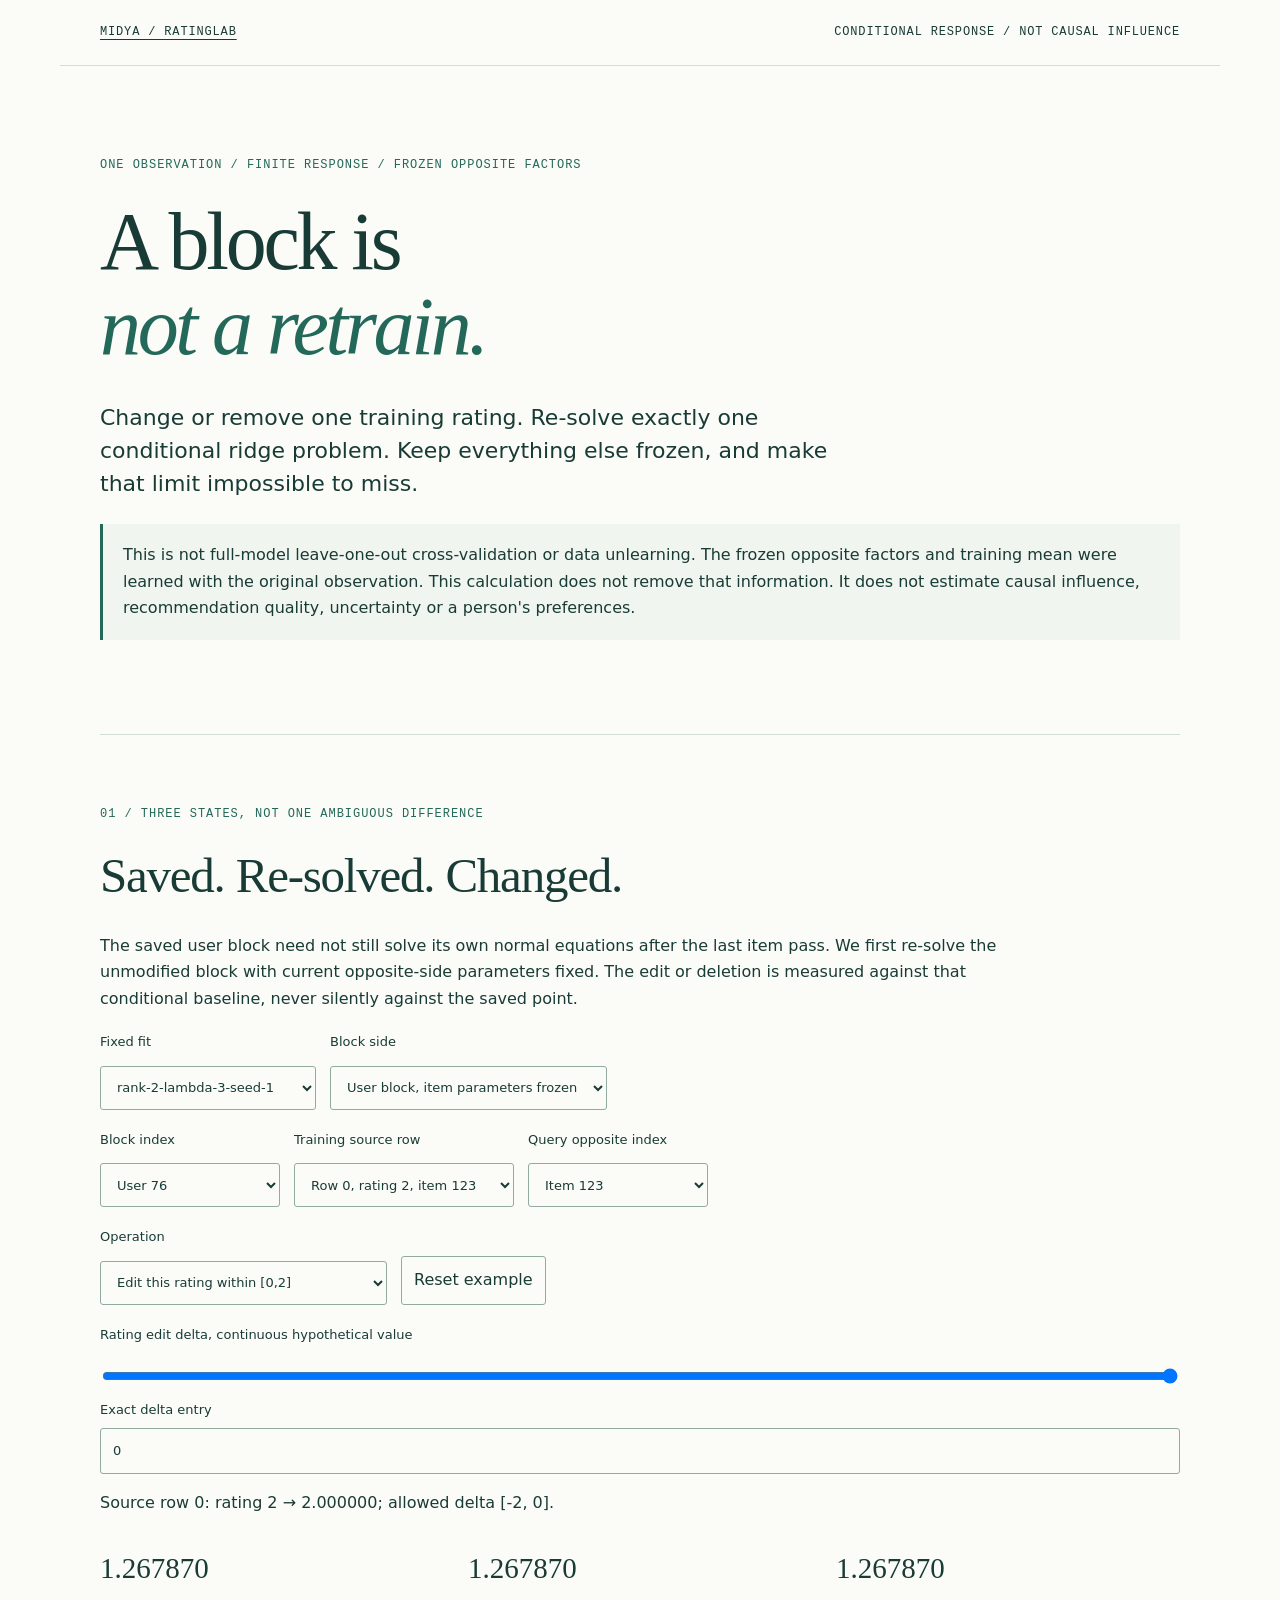
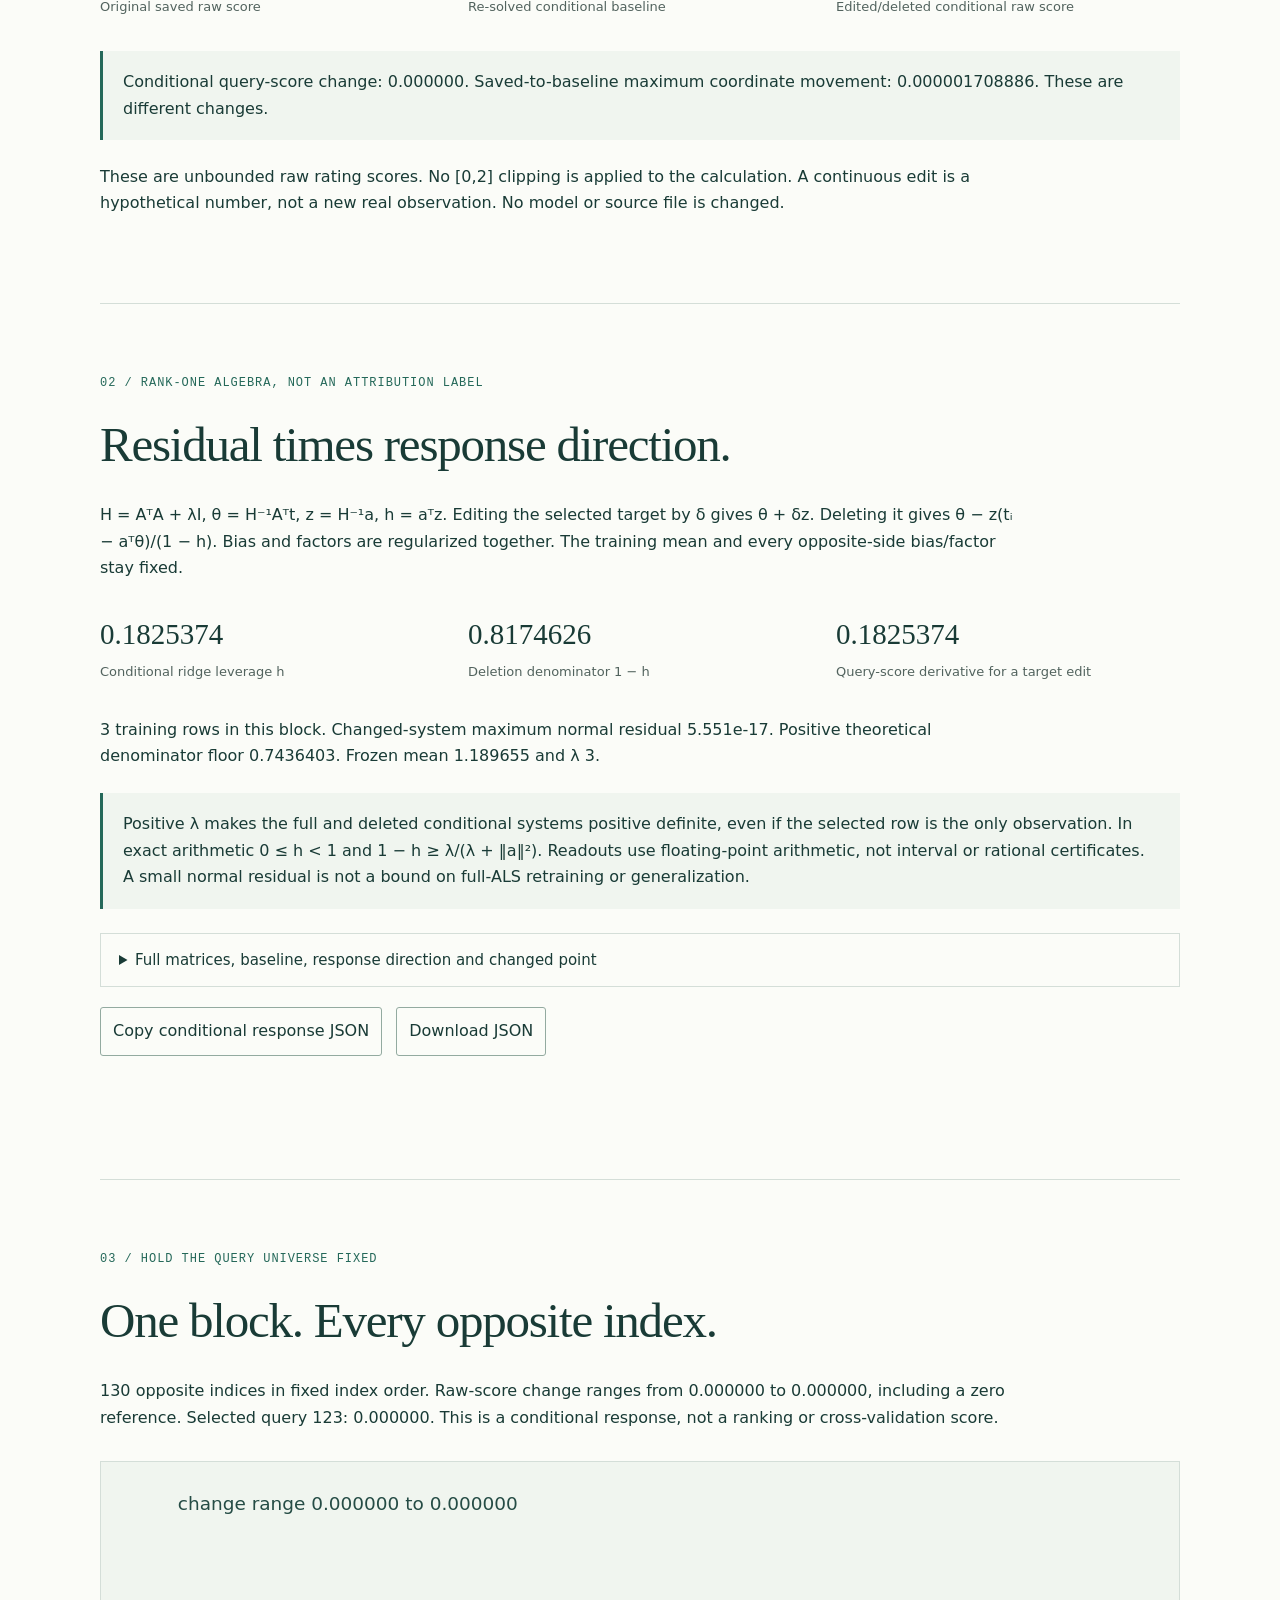
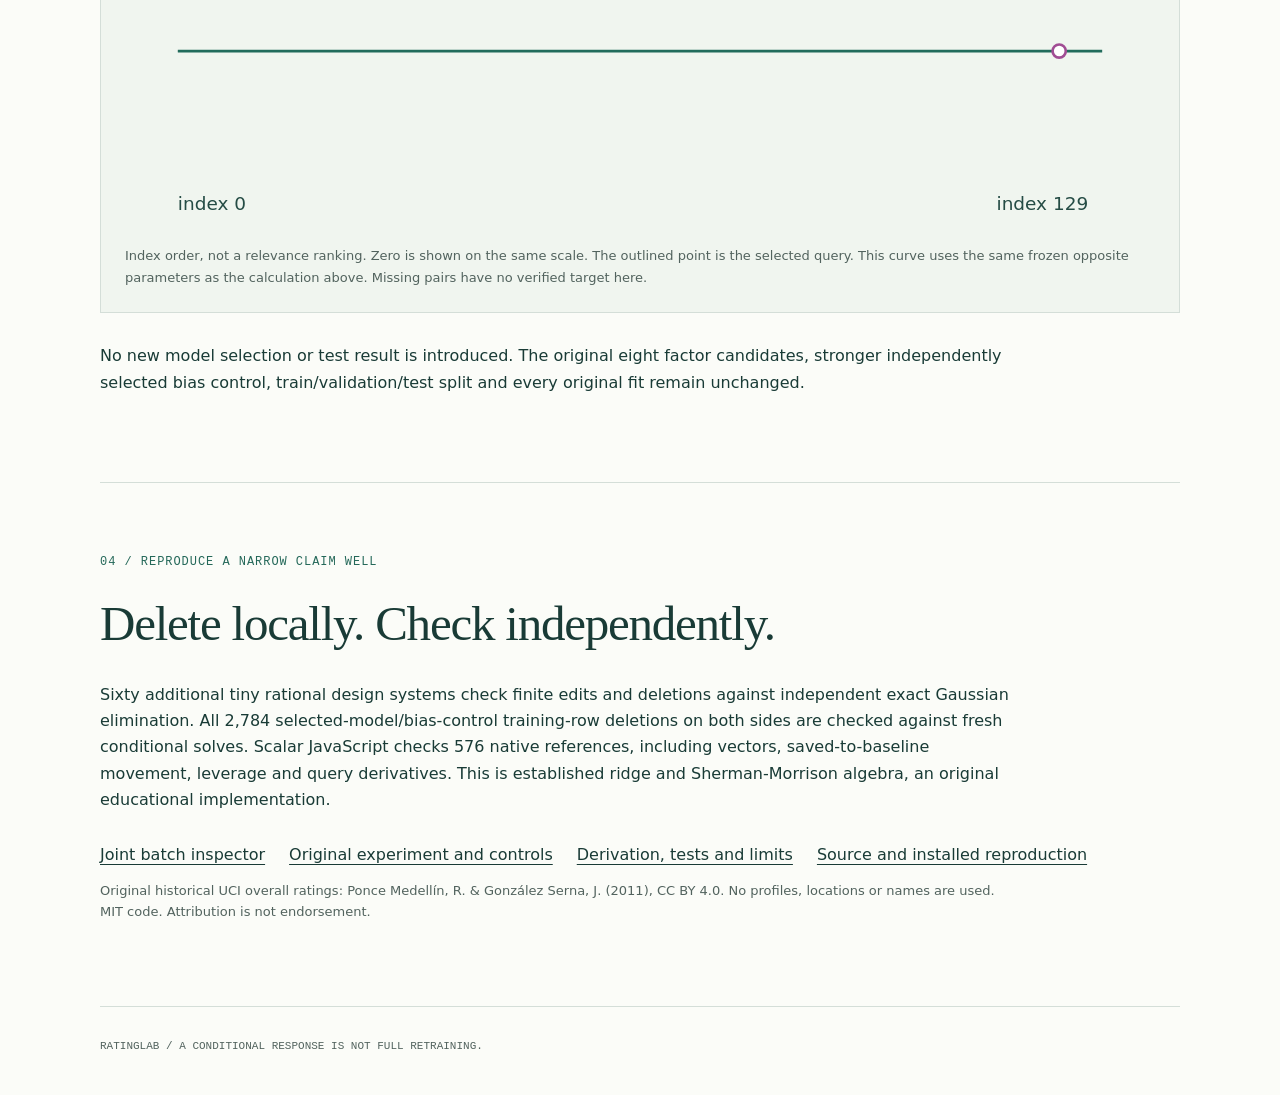
<file: docs/influence.html>
<!doctype html><html lang="en"><head><meta charset="utf-8"><meta name="viewport" content="width=device-width,initial-scale=1"><meta name="description" content="Finite edits and deletions of one conditional ridge block, with explicit frozen-factor limits."><title>RatingLab - A block is not a retrain.</title><link rel="stylesheet" href="style.css"></head><body><header><a href="index.html">MIDYA / RATINGLAB</a><span>CONDITIONAL RESPONSE / NOT CAUSAL INFLUENCE</span></header><main><section class="hero"><p class="eyebrow">ONE OBSERVATION / FINITE RESPONSE / FROZEN OPPOSITE FACTORS</p><h1>A block is<br><em>not a retrain.</em></h1><p class="lede">Change or remove one training rating. Re-solve exactly one conditional ridge problem. Keep everything else frozen, and make that limit impossible to miss.</p><aside>This is not full-model leave-one-out cross-validation or data unlearning. The frozen opposite factors and training mean were learned with the original observation. This calculation does not remove that information. It does not estimate causal influence, recommendation quality, uncertainty or a person's preferences.</aside></section>
<section><p class="eyebrow">01 / THREE STATES, NOT ONE AMBIGUOUS DIFFERENCE</p><h2>Saved. Re-solved. Changed.</h2><p>The saved user block need not still solve its own normal equations after the last item pass. We first re-solve the unmodified block with current opposite-side parameters fixed. The edit or deletion is measured against that conditional baseline, never silently against the saved point.</p><div class="controls"><label>Fixed fit<select id="model"></select></label><label>Block side<select id="side"><option value="user">User block, item parameters frozen</option><option value="item">Item block, user parameters frozen</option></select></label></div><div class="controls"><label>Block index<select id="index"></select></label><label>Training source row<select id="source"></select></label><label>Query opposite index<select id="query"></select></label></div><div class="controls"><label>Operation<select id="action"><option value="edit">Edit this rating within [0,2]</option><option value="delete">Remove this row from this block only</option></select></label><button id="reset">Reset example</button></div><label>Rating edit delta, continuous hypothetical value<input id="delta-range" type="range" min="-2" max="0" value="0" step=".01"></label><label>Exact delta entry<input id="delta" type="number" value="0" step=".01"></label><p id="edit-state"></p><p id="error" role="alert"></p><div class="stats"><div><strong id="saved"></strong><span>Original saved raw score</span></div><div><strong id="baseline"></strong><span>Re-solved conditional baseline</span></div><div><strong id="changed"></strong><span>Edited/deleted conditional raw score</span></div></div><aside id="change-state"></aside><p>These are unbounded raw rating scores. No [0,2] clipping is applied to the calculation. A continuous edit is a hypothetical number, not a new real observation. No model or source file is changed.</p></section>
<section><p class="eyebrow">02 / RANK-ONE ALGEBRA, NOT AN ATTRIBUTION LABEL</p><h2>Residual times response direction.</h2><p>H = AᵀA + λI, θ = H⁻¹Aᵀt, z = H⁻¹a, h = aᵀz. Editing the selected target by δ gives θ + δz. Deleting it gives θ − z(tᵢ − aᵀθ)/(1 − h). Bias and factors are regularized together. The training mean and every opposite-side bias/factor stay fixed.</p><div class="stats"><div><strong id="leverage"></strong><span>Conditional ridge leverage h</span></div><div><strong id="denominator"></strong><span>Deletion denominator 1 − h</span></div><div><strong id="derivative"></strong><span>Query-score derivative for a target edit</span></div></div><p id="normal-state"></p><aside>Positive λ makes the full and deleted conditional systems positive definite, even if the selected row is the only observation. In exact arithmetic 0 ≤ h &lt; 1 and 1 − h ≥ λ/(λ + ‖a‖²). Readouts use floating-point arithmetic, not interval or rational certificates. A small normal residual is not a bound on full-ALS retraining or generalization.</aside><details><summary>Full matrices, baseline, response direction and changed point</summary><pre id="witness"></pre></details><div class="controls"><button id="copy">Copy conditional response JSON</button><button id="download">Download JSON</button></div><p id="copy-status" aria-live="polite"></p></section>
<section><p class="eyebrow">03 / HOLD THE QUERY UNIVERSE FIXED</p><h2>One block. Every opposite index.</h2><p id="chart-summary"></p><figure><svg id="response-chart" viewBox="0 0 780 260" role="img" aria-label="Conditional raw-score change across all opposite indices"></svg><figcaption>Index order, not a relevance ranking. Zero is shown on the same scale. The outlined point is the selected query. This curve uses the same frozen opposite parameters as the calculation above. Missing pairs have no verified target here.</figcaption></figure><p>No new model selection or test result is introduced. The original eight factor candidates, stronger independently selected bias control, train/validation/test split and every original fit remain unchanged.</p></section>
<section><p class="eyebrow">04 / REPRODUCE A NARROW CLAIM WELL</p><h2>Delete locally. Check independently.</h2><p>Sixty additional tiny rational design systems check finite edits and deletions against independent exact Gaussian elimination. All 2,784 selected-model/bias-control training-row deletions on both sides are checked against fresh conditional solves. Scalar JavaScript checks 576 native references, including vectors, saved-to-baseline movement, leverage and query derivatives. This is established ridge and Sherman-Morrison algebra, an original educational implementation.</p><nav><a href="batch.html">Joint batch inspector</a><a href="index.html">Original experiment and controls</a><a href="https://github.com/midya8/ratinglab/blob/main/INFLUENCE.md">Derivation, tests and limits</a><a href="https://github.com/midya8/ratinglab">Source and installed reproduction</a></nav><p class="caption">Original historical UCI overall ratings: Ponce Medellín, R. & González Serna, J. (2011), CC BY 4.0. No profiles, locations or names are used. MIT code. Attribution is not endorsement.</p></section></main><footer>RATINGLAB / A CONDITIONAL RESPONSE IS NOT FULL RETRAINING.</footer><script src="data.js"></script><script src="influence.js"></script><script src="influence-app.js"></script></body></html>
</file>
<file: docs/style.css>
:root{color-scheme:light;--ink:#193b36;--muted:#52635e;--rule:#d4ded8;--accent:#246859;--paper:#fbfcf8;--panel:#f0f5ef;--error:#a32432}*{box-sizing:border-box}body{margin:0;background:var(--paper);color:var(--ink);font:16px/1.65 system-ui,-apple-system,Segoe UI,sans-serif}header,main,footer{max-width:1160px;margin:auto;padding:0 40px}header{padding-top:24px;padding-bottom:24px;display:flex;justify-content:space-between;gap:24px;border-bottom:1px solid var(--rule);font:12px/1.4 ui-monospace,monospace;letter-spacing:.07em}a{color:inherit;text-underline-offset:4px}a:hover{color:var(--accent)}section{padding:70px 0;border-bottom:1px solid var(--rule)}.hero{padding-top:90px}.eyebrow{font:12px/1.6 ui-monospace,monospace;letter-spacing:.08em;color:var(--accent);margin:0 0 24px}h1{font:clamp(48px,6.4vw,82px)/1.04 Georgia,serif;letter-spacing:-.04em;margin:0 0 32px;max-width:950px}h1 em{font-weight:normal;color:var(--accent)}h2{font:clamp(32px,4vw,49px)/1.13 Georgia,serif;letter-spacing:-.025em;margin:0 0 30px}h3{font-size:17px;line-height:1.4;margin:0 0 20px}.lede{font-size:22px;line-height:1.5;max-width:760px}p{max-width:920px}.muted,.caption{color:var(--muted)}.caption{font-size:13px;line-height:1.6}.facts{display:grid;grid-template-columns:repeat(3,minmax(0,1fr));gap:24px;margin:40px 0}.facts strong{display:block;font:30px/1.25 Georgia,serif;overflow-wrap:anywhere}.facts span{display:block;font-size:13px;color:var(--muted);margin-top:6px}.callout{background:var(--panel);border-left:3px solid var(--accent);padding:15px 18px;max-width:none}.toolbar{display:flex;gap:16px;align-items:end;flex-wrap:wrap;margin:28px 0 12px}label{display:block;font-size:13px;line-height:1.5}input,select,button,summary{font:inherit}input[type=number],select,button{min-height:46px;border:1px solid #93aaa0;border-radius:3px;background:transparent;color:var(--ink);padding:10px 12px;max-width:100%}select{display:block;margin-top:6px;min-width:160px}button{cursor:pointer;font-size:14px}button:hover{background:#e1ece3}button:focus-visible,select:focus-visible,input:focus-visible,summary:focus-visible{outline:3px solid #ae6f9e;outline-offset:3px}.workspace{display:grid;grid-template-columns:1.1fr 1fr;gap:22px;align-items:start;margin:24px 0}.panel{background:var(--panel);padding:24px;min-width:0;border:1px solid var(--rule)}svg{display:block;width:100%;height:auto;overflow:hidden}#scatter{background:#fbfcf8;border:1px solid var(--rule)}.metrics{display:grid;grid-template-columns:1fr 1fr;gap:20px;margin:20px 0 28px}.metrics span{display:block;font-size:12px;color:var(--muted)}.metrics strong{font:28px/1.5 Georgia,serif}.posterior{margin:16px 0}.posterior-head{display:flex;justify-content:space-between;gap:20px}.posterior .bar{height:9px;background:#d7e2d7;margin:6px 0}.posterior .bar span{display:block;height:100%}.posterior p{margin:3px 0}.button-row{display:flex;gap:12px;flex-wrap:wrap}details{border:1px solid var(--rule);margin:20px 0;padding:0 18px}summary{cursor:pointer;min-height:56px;display:list-item;align-content:center;font-size:15px;padding:14px 0}details[open]{padding-bottom:20px}#features{display:grid;grid-template-columns:repeat(2,minmax(0,1fr));gap:24px}#features .feature{display:grid;grid-template-columns:minmax(0,1fr) 105px;gap:10px;align-items:center}#features label{min-height:40px;align-content:center;font-size:14px}#features input[type=number]{width:100%;font-size:14px}#features input[type=range]{grid-column:1/-1;width:100%;accent-color:var(--accent);min-height:44px;margin:0;cursor:pointer}.cards{display:grid;grid-template-columns:repeat(2,minmax(0,1fr));gap:18px;margin:24px 0}.card{padding:22px;border:1px solid var(--rule);min-width:0}.card.pick{border:2px solid var(--accent)}.card .badge{font:11px/1.5 ui-monospace,monospace;color:var(--accent);letter-spacing:.04em}.card h3{margin:10px 0 15px}.score-row{display:flex;justify-content:space-between;gap:20px;font-size:14px;margin:6px 0}.score-row strong{font-family:ui-monospace,monospace;font-weight:500}.card p{font-size:14px}.table-scroll{overflow-x:auto}.table-scroll:focus{outline:2px solid var(--accent)}table{border-collapse:collapse;width:100%;font:12px/1.6 ui-monospace,monospace;min-width:700px}td,th{text-align:left;padding:11px 12px;border-bottom:1px solid var(--rule)}th{color:var(--accent)}pre{white-space:pre-wrap;word-break:break-all;font:12px/1.6 ui-monospace,monospace;max-height:500px;overflow:auto;padding:15px;background:var(--panel)}#error{color:var(--error);font-weight:600}nav{display:flex;gap:25px;flex-wrap:wrap;margin:28px 0 0}footer{padding-top:30px;padding-bottom:40px;font:11px/1.7 ui-monospace,monospace;color:var(--muted)}#copy-status{font-size:13px;min-height:20px}#controls{grid-template-columns:repeat(3,minmax(0,1fr))}#controls .score-row{font-size:12px}#history{background:#fbfcf8}#history-range{margin:12px 0 0}@media(max-width:760px){header,main,footer{padding-left:22px;padding-right:22px}header span{display:none}section{padding:48px 0}.hero{padding-top:58px}h1{font-size:51px}.lede{font-size:19px}.facts{gap:18px;grid-template-columns:1fr}.facts>div{display:flex;gap:18px;align-items:baseline;flex-wrap:wrap}.facts strong{font-size:27px}.facts span{font-size:13px}.workspace{grid-template-columns:1fr}.panel{padding:18px}.toolbar label{width:100%}select{width:100%;min-width:0}.toolbar button{flex:1}.cards,#controls{grid-template-columns:1fr}#features{grid-template-columns:1fr;gap:22px}.metrics{gap:14px}.metrics strong{font-size:25px}.callout{padding:14px}nav{display:grid;gap:14px}.card{padding:20px}.score-row{gap:15px}body{font-size:15px}.caption{font-size:13px}}
#terms{display:grid;grid-template-columns:repeat(2,minmax(0,1fr));gap:12px}.term{padding:14px;border:1px solid var(--line);overflow-wrap:anywhere}.term b{display:block;margin:8px 0;font-family:monospace}.term .track{height:7px;background:#edf2ed;position:relative}.term .bar{height:7px;position:absolute;background:#286b5b}.term .bar.negative{background:#925593}.term small{display:block}.selected{background:#edf4ed}.table-wrap{overflow-x:auto}#slice{width:100%;height:auto}#error:empty{display:none}#state{overflow-wrap:anywhere}svg text{font-family:system-ui,sans-serif}nav{display:flex;flex-wrap:wrap;gap:24px}@media(max-width:650px){#terms{grid-template-columns:1fr}}
.controls{display:flex;flex-wrap:wrap;gap:14px;align-items:end;margin:20px 0}.controls label{min-width:180px}label{display:flex;flex-direction:column;gap:8px;font-size:13px}aside{background:var(--panel);border-left:3px solid var(--accent);padding:18px 20px;margin:24px 0}.stats{display:grid;grid-template-columns:repeat(3,minmax(0,1fr));gap:24px;margin:34px 0}.stats strong{display:block;font:29px/1.3 Georgia,serif;overflow-wrap:anywhere}.stats span{display:block;font-size:13px;color:var(--muted);margin-top:8px}.feature-grid{display:grid;grid-template-columns:repeat(3,minmax(0,1fr));gap:18px;margin-top:22px}.feature-grid label{min-width:0}.feature-grid input{width:100%;min-width:0}.term{border-color:var(--rule)}#error{color:var(--error)}figure{margin:30px 0;padding:24px;background:var(--panel);border:1px solid var(--rule)}figcaption{font-size:13px;color:var(--muted);margin-top:16px}#history{width:100%;height:auto}td{white-space:normal;overflow-wrap:anywhere}#results tr td:first-child{min-width:110px}#results tr td:last-child{min-width:180px}pre{max-height:520px;overflow:auto}button,select,input,summary{min-height:44px}input[type=range]{padding:0}button,select,input{font:inherit}button{cursor:pointer}select{max-width:100%}@media(max-width:650px){.stats{grid-template-columns:1fr}.feature-grid{grid-template-columns:1fr}figure{padding:12px}.controls label,.controls button{width:100%}header span{display:none}}

.term{border:1px solid var(--rule)}
#rotation{width:100%;min-height:44px}#row{width:100%;height:auto}.normal-wrap{overflow:auto}table{min-width:700px}#normal-table{min-width:0}pre{max-height:28rem;overflow:auto;white-space:pre-wrap;overflow-wrap:anywhere}.terms{display:grid;grid-template-columns:1fr 1fr;gap:1rem}.term{padding:1rem;border:1px solid var(--rule)}.term strong{display:block;font-size:1.3rem}#pair-state{min-height:3rem}#error{color:#913c4d}@media(max-width:650px){.terms{grid-template-columns:1fr}.stats{grid-template-columns:1fr}.controls{align-items:stretch}.controls label{width:100%}}button,select,summary,input{min-height:44px}

#results td:nth-child(2),#results td:nth-child(3),#results td:nth-child(4){white-space:nowrap;overflow-wrap:normal;min-width:100px}#terms{margin-bottom:28px}.chart-summary{font-size:14px;line-height:1.6}
</file>
